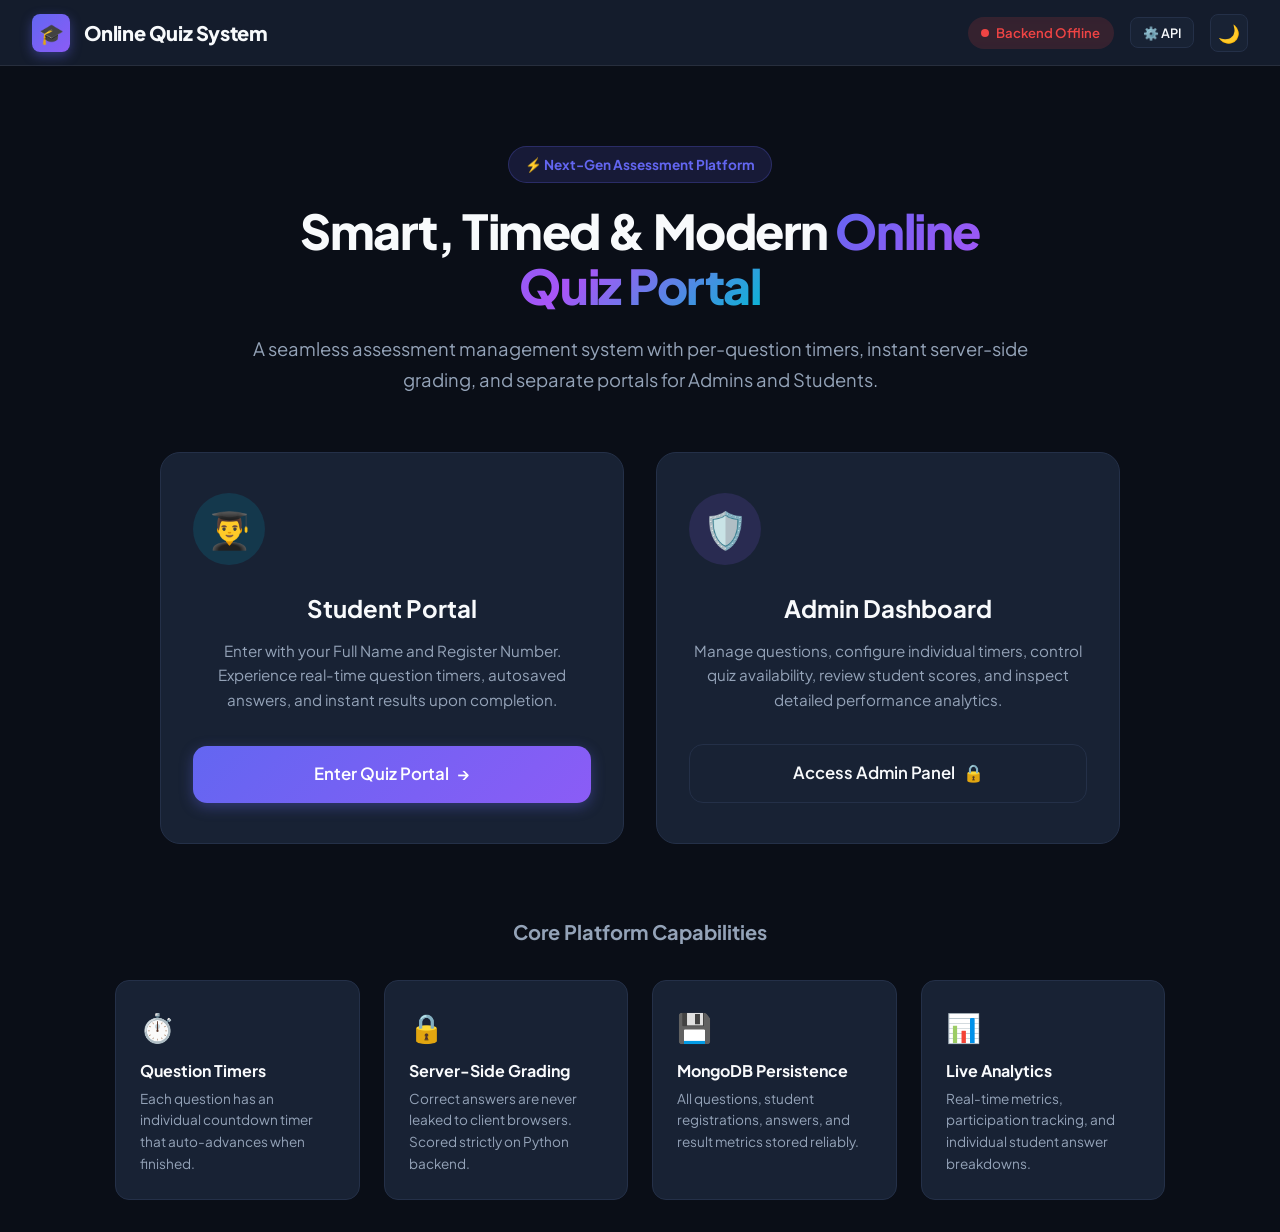
<file: frontend/index.html>
<!DOCTYPE html>
<html lang="en" data-theme="dark">
<head>
    <meta charset="UTF-8">
    <meta name="viewport" content="width=device-width, initial-scale=1.0">
    <title>Online Quiz Management System</title>
    <link rel="stylesheet" href="css/style.css">
    <link rel="icon" href="data:image/svg+xml,<svg xmlns='http://www.w3.org/2000/svg' viewBox='0 0 100 100'><text y='.9em' font-size='90'>🎓</text></svg>">
</head>
<body>

    <!-- NAVBAR -->
    <header class="navbar">
        <div class="nav-brand">
            <div class="brand-icon">🎓</div>
            <span>Online Quiz System</span>
        </div>
        <div class="nav-actions">
            <div id="quiz-status-pill" class="status-indicator active">
                <span class="status-dot"></span>
                <span id="quiz-status-text">Quiz Active</span>
            </div>
            <button class="btn btn-secondary btn-sm" onclick="openApiModal()" title="API Settings">
                ⚙️ API
            </button>
            <button class="theme-toggle-btn" id="theme-toggle-btn" title="Toggle Theme">
                🌙
            </button>
        </div>
    </header>

    <!-- MAIN HERO CONTENT -->
    <main class="main-content">
        <section class="hero-section">
            <div class="hero-pill">
                <span>⚡ Next-Gen Assessment Platform</span>
            </div>
            <h1 class="hero-title">
                Smart, Timed & Modern <span>Online Quiz Portal</span>
            </h1>
            <p class="hero-subtitle">
                A seamless assessment management system with per-question timers, instant server-side grading, and separate portals for Admins and Students.
            </p>
        </section>

        <!-- PORTAL SELECT CARDS -->
        <div class="portal-grid">
            <!-- Student Portal Card -->
            <div class="portal-card portal-card-student">
                <div>
                    <div class="portal-icon-wrapper">
                        👨‍🎓
                    </div>
                    <h2 class="portal-card-title">Student Portal</h2>
                    <p class="portal-card-desc">
                        Enter with your Full Name and Register Number. Experience real-time question timers, autosaved answers, and instant results upon completion.
                    </p>
                </div>
                <a href="student.html" class="btn btn-primary btn-lg" style="width: 100%;">
                    <span>Enter Quiz Portal</span>
                    <span>→</span>
                </a>
            </div>

            <!-- Admin Portal Card -->
            <div class="portal-card portal-card-admin">
                <div>
                    <div class="portal-icon-wrapper" style="background: rgba(139, 92, 246, 0.15); color: var(--accent);">
                        🛡️
                    </div>
                    <h2 class="portal-card-title">Admin Dashboard</h2>
                    <p class="portal-card-desc">
                        Manage questions, configure individual timers, control quiz availability, review student scores, and inspect detailed performance analytics.
                    </p>
                </div>
                <a href="admin.html" class="btn btn-secondary btn-lg" style="width: 100%;">
                    <span>Access Admin Panel</span>
                    <span>🔒</span>
                </a>
            </div>
        </div>

        <!-- HIGHLIGHT FEATURES -->
        <div style="margin-top: 4.5rem; text-align: center;">
            <h3 style="font-size: 1.25rem; font-weight: 700; color: var(--text-secondary); margin-bottom: 2rem;">
                Core Platform Capabilities
            </h3>
            <div style="display: grid; grid-template-columns: repeat(auto-fit, minmax(220px, 1fr)); gap: 1.5rem; max-width: 1050px; margin: 0 auto;">
                <div style="background: var(--bg-card); border: 1px solid var(--border-color); border-radius: var(--radius-md); padding: 1.5rem; text-align: left;">
                    <div style="font-size: 1.75rem; margin-bottom: 0.5rem;">⏱️</div>
                    <h4 style="font-weight: 700; margin-bottom: 0.25rem;">Question Timers</h4>
                    <p style="font-size: 0.85rem; color: var(--text-secondary);">Each question has an individual countdown timer that auto-advances when finished.</p>
                </div>
                <div style="background: var(--bg-card); border: 1px solid var(--border-color); border-radius: var(--radius-md); padding: 1.5rem; text-align: left;">
                    <div style="font-size: 1.75rem; margin-bottom: 0.5rem;">🔒</div>
                    <h4 style="font-weight: 700; margin-bottom: 0.25rem;">Server-Side Grading</h4>
                    <p style="font-size: 0.85rem; color: var(--text-secondary);">Correct answers are never leaked to client browsers. Scored strictly on Python backend.</p>
                </div>
                <div style="background: var(--bg-card); border: 1px solid var(--border-color); border-radius: var(--radius-md); padding: 1.5rem; text-align: left;">
                    <div style="font-size: 1.75rem; margin-bottom: 0.5rem;">💾</div>
                    <h4 style="font-weight: 700; margin-bottom: 0.25rem;">MongoDB Persistence</h4>
                    <p style="font-size: 0.85rem; color: var(--text-secondary);">All questions, student registrations, answers, and result metrics stored reliably.</p>
                </div>
                <div style="background: var(--bg-card); border: 1px solid var(--border-color); border-radius: var(--radius-md); padding: 1.5rem; text-align: left;">
                    <div style="font-size: 1.75rem; margin-bottom: 0.5rem;">📊</div>
                    <h4 style="font-weight: 700; margin-bottom: 0.25rem;">Live Analytics</h4>
                    <p style="font-size: 0.85rem; color: var(--text-secondary);">Real-time metrics, participation tracking, and individual student answer breakdowns.</p>
                </div>
            </div>
        </div>
    </main>

    <!-- API CONFIG MODAL -->
    <div id="api-modal" class="modal-overlay">
        <div class="modal-box">
            <div class="modal-header">
                <h3 class="modal-title">⚙️ Backend API Configuration</h3>
                <button class="modal-close-btn" onclick="closeApiModal()">&times;</button>
            </div>
            <div class="modal-body">
                <p style="font-size: 0.9rem; color: var(--text-secondary); margin-bottom: 1.25rem;">
                    Configure the backend REST API endpoint. For local development, leave blank or use <code>http://127.0.0.1:5000</code>. For Render hosting, paste your Render backend URL.
                </p>
                <div class="form-group">
                    <label class="form-label" for="api-url-input">API Base URL</label>
                    <input type="text" id="api-url-input" class="form-input" placeholder="http://127.0.0.1:5000 or https://your-app.onrender.com">
                </div>
                <div id="api-status-msg" style="font-size: 0.85rem; margin-top: 0.5rem;"></div>
            </div>
            <div class="modal-footer">
                <button class="btn btn-secondary" onclick="testApiConnection()">Test Connection</button>
                <button class="btn btn-primary" onclick="saveApiUrl()">Save Configuration</button>
            </div>
        </div>
    </div>

    <script src="js/config.js"></script>
    <script>
        async function checkQuizStatus() {
            try {
                const res = await apiRequest('/api/quiz/settings');
                const pill = document.getElementById('quiz-status-pill');
                const text = document.getElementById('quiz-status-text');
                if (res.data.quiz_status === 'active') {
                    pill.className = 'status-indicator active';
                    text.textContent = 'Quiz Active';
                } else {
                    pill.className = 'status-indicator stopped';
                    text.textContent = 'Quiz ' + res.data.quiz_status.toUpperCase();
                }
            } catch (e) {
                const pill = document.getElementById('quiz-status-pill');
                const text = document.getElementById('quiz-status-text');
                pill.className = 'status-indicator stopped';
                text.textContent = 'Backend Offline';
            }
        }

        function openApiModal() {
            document.getElementById('api-url-input').value = CONFIG.getApiUrl();
            document.getElementById('api-status-msg').textContent = '';
            document.getElementById('api-modal').classList.add('active');
        }

        function closeApiModal() {
            document.getElementById('api-modal').classList.remove('active');
        }

        async function testApiConnection() {
            const url = document.getElementById('api-url-input').value.trim().replace(/\/+$/, '');
            const msg = document.getElementById('api-status-msg');
            msg.innerHTML = '<span style="color: var(--warning);">⏳ Connecting...</span>';
            try {
                const target = url ? `${url}/api/health` : '/api/health';
                const res = await fetch(target);
                const data = await res.json();
                if (data.status === 'online') {
                    msg.innerHTML = '<span style="color: var(--success);">✓ Connected successfully to: ' + data.service + '</span>';
                } else {
                    msg.innerHTML = '<span style="color: var(--danger);">✕ Invalid response from server</span>';
                }
            } catch (err) {
                msg.innerHTML = '<span style="color: var(--danger);">✕ Connection failed: ' + err.message + '</span>';
            }
        }

        function saveApiUrl() {
            const val = document.getElementById('api-url-input').value.trim();
            CONFIG.setApiUrl(val);
            showToast('API URL saved successfully', 'success');
            closeApiModal();
            checkQuizStatus();
        }

        document.addEventListener('DOMContentLoaded', checkQuizStatus);
    </script>
</body>
</html>
</file>
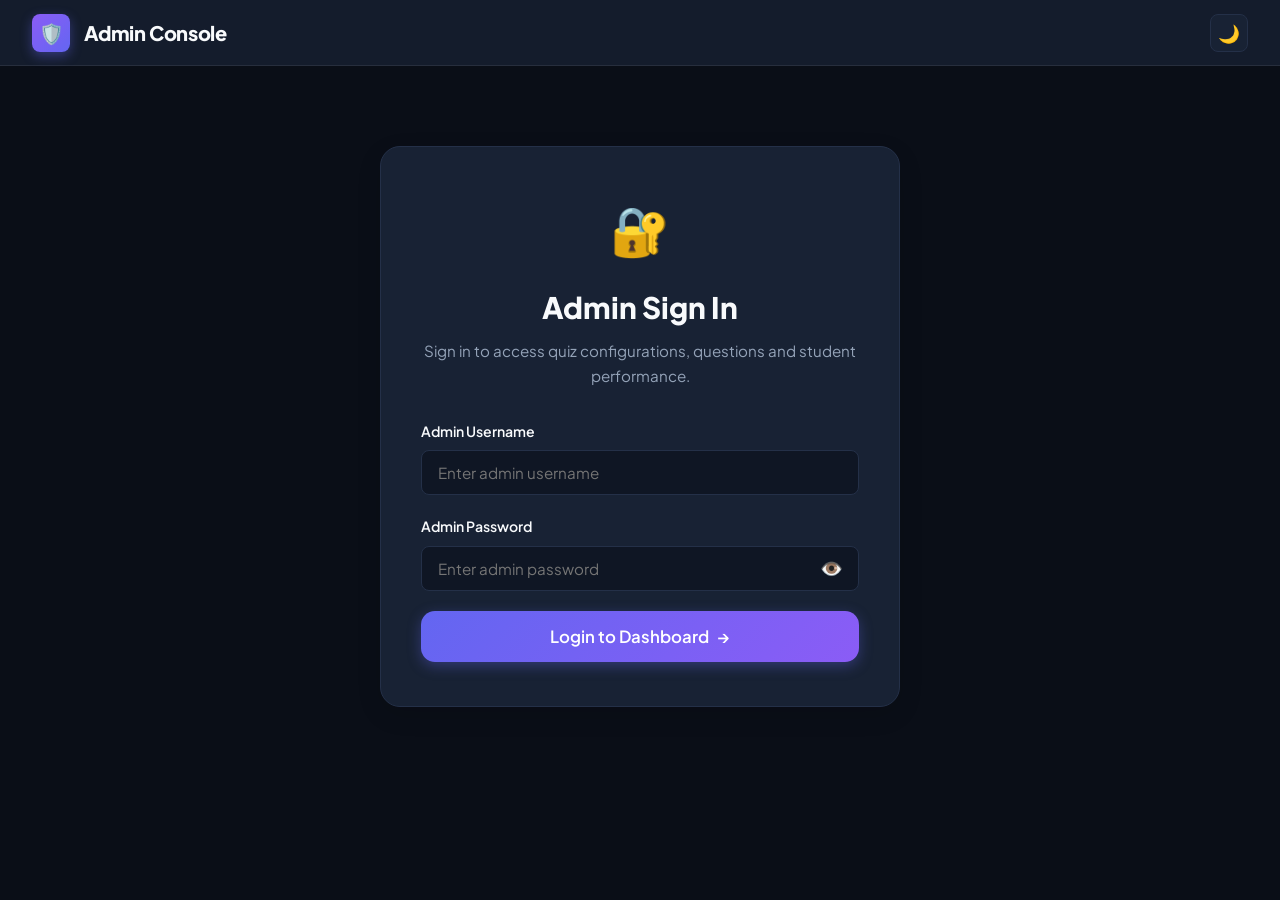
<file: frontend/admin.html>
<!DOCTYPE html>
<html lang="en" data-theme="dark">
<head>
    <meta charset="UTF-8">
    <meta name="viewport" content="width=device-width, initial-scale=1.0">
    <title>Admin Dashboard - Online Quiz Management</title>
    <link rel="stylesheet" href="css/style.css">
    <link rel="icon" href="data:image/svg+xml,<svg xmlns='http://www.w3.org/2000/svg' viewBox='0 0 100 100'><text y='.9em' font-size='90'>🛡️</text></svg>">
</head>
<body>

    <!-- NAVBAR -->
    <header class="navbar">
        <div class="nav-brand">
            <a href="index.html" style="display: flex; align-items: center; gap: 0.85rem;">
                <div class="brand-icon" style="background: linear-gradient(135deg, var(--accent), var(--primary));">🛡️</div>
                <span>Admin Console</span>
            </a>
        </div>
        <div class="nav-actions">
            <span id="admin-badge" class="badge badge-primary" style="display: none; padding: 0.35rem 0.85rem; font-size: 0.85rem;">
                👤 <span id="admin-user-display">Admin</span>
            </span>
            <button id="admin-logout-btn" class="btn btn-outline-danger btn-sm" style="display: none;" onclick="logoutAdmin()">
                Logout 🚪
            </button>
            <button class="theme-toggle-btn" id="theme-toggle-btn" title="Toggle Theme">
                🌙
            </button>
        </div>
    </header>

    <!-- MAIN CONTENT AREA -->
    <main class="main-content">

        <!-- ==============================================
             1. ADMIN LOGIN VIEW (Shown when unauthenticated)
             ============================================== -->
        <section id="admin-login-view" class="auth-card" style="display: none;">
            <div class="auth-header">
                <div class="auth-icon">🔐</div>
                <h2 style="font-size: 1.85rem; font-weight: 800; margin-bottom: 0.5rem;">Admin Sign In</h2>
                <p style="color: var(--text-secondary); font-size: 0.95rem;">
                    Sign in to access quiz configurations, questions and student performance.
                </p>
            </div>

            <form id="admin-login-form" onsubmit="handleAdminLogin(event)">
                <div class="form-group">
                    <label class="form-label" for="login-username">Admin Username</label>
                    <input type="text" id="login-username" class="form-input" required placeholder="Enter admin username" autocomplete="username">
                </div>
                <div class="form-group">
                    <label class="form-label" for="login-password">Admin Password</label>
                    <div style="position: relative; display: flex; align-items: center;">
                        <input type="password" id="login-password" class="form-input" required placeholder="Enter admin password" autocomplete="current-password" style="padding-right: 48px;">
                        <button type="button" id="toggle-password-btn" onclick="togglePasswordVisibility('login-password', this)" title="Show/Hide Password" style="position: absolute; right: 12px; background: none; border: none; cursor: pointer; color: var(--text-muted); font-size: 1.15rem; display: flex; align-items: center; justify-content: center; width: 32px; height: 32px;" aria-label="Toggle password visibility">
                            👁️
                        </button>
                    </div>
                </div>
                <div id="login-error-alert" style="display: none; padding: 0.75rem 1rem; border-radius: var(--radius-sm); background: var(--danger-light); color: var(--danger); font-size: 0.88rem; margin-bottom: 1.25rem; border: 1px solid var(--danger);"></div>
                <button type="submit" id="login-submit-btn" class="btn btn-primary btn-lg" style="width: 100%;">
                    <span>Login to Dashboard</span>
                    <span>→</span>
                </button>
            </form>
        </section>

        <!-- ==============================================
             2. ADMIN DASHBOARD VIEW (Shown when authenticated)
             ============================================== -->
        <section id="admin-dashboard-view" style="display: none;">
            
            <!-- Dashboard Header Bar -->
            <div class="admin-header">
                <div class="admin-title-box">
                    <h1>Administrator Dashboard</h1>
                    <p>Manage quiz questions, control timers, adjust settings, and evaluate student submissions.</p>
                </div>
                <div style="display: flex; gap: 0.75rem; align-items: center;">
                    <div id="quiz-live-status-badge" class="badge badge-success" style="font-size: 0.9rem; padding: 0.5rem 1rem;">
                        Status: Active
                    </div>
                    <button class="btn btn-primary" onclick="openAddQuestionModal()">
                        <span>+ Add Question</span>
                    </button>
                </div>
            </div>

            <!-- Navigation Tabs -->
            <div class="admin-nav-tabs">
                <button class="tab-btn active" onclick="switchAdminTab('overview')">
                    📊 Overview
                </button>
                <button class="tab-btn" onclick="switchAdminTab('monitoring')" style="color: var(--danger); font-weight: 700;">
                    🚨 Live Monitoring (<span id="tab-active-students-count">0</span>)
                </button>
                <button class="tab-btn" onclick="switchAdminTab('questions')">
                    📝 Questions Management (<span id="tab-questions-count">0</span>)
                </button>
                <button class="tab-btn" onclick="switchAdminTab('students')">
                    👥 Students (<span id="tab-students-count">0</span>)
                </button>
                <button class="tab-btn" onclick="switchAdminTab('settings')">
                    ⚙️ Quiz Settings
                </button>
                <button class="tab-btn" onclick="switchAdminTab('results')">
                    🎓 Student Results (<span id="tab-results-count">0</span>)
                </button>
            </div>

            <!-- TAB 1: OVERVIEW -->
            <div id="tab-overview" class="admin-tab-content active">
                <!-- Stat Cards Grid -->
                <div class="stats-grid">
                    <div class="stat-card">
                        <div class="stat-icon indigo">📝</div>
                        <div class="stat-info">
                            <div class="stat-value" id="stat-total-questions">0</div>
                            <div class="stat-label">Total Questions</div>
                        </div>
                    </div>
                    <div class="stat-card">
                        <div class="stat-icon cyan">👨‍🎓</div>
                        <div class="stat-info">
                            <div class="stat-value" id="stat-total-students">0</div>
                            <div class="stat-label">Total Students</div>
                        </div>
                    </div>
                    <div class="stat-card">
                        <div class="stat-icon emerald">🎯</div>
                        <div class="stat-info">
                            <div class="stat-value" id="stat-total-attempts">0</div>
                            <div class="stat-label">Total Quiz Attempts</div>
                        </div>
                    </div>
                    <div class="stat-card">
                        <div class="stat-icon emerald" style="background: rgba(16, 185, 129, 0.2); color: #10b981;">🟢</div>
                        <div class="stat-info">
                            <div class="stat-value" id="stat-active-students">0</div>
                            <div class="stat-label">Active Students</div>
                        </div>
                    </div>
                    <div class="stat-card">
                        <div class="stat-icon amber" style="background: rgba(99, 102, 241, 0.2); color: #6366f1;">✅</div>
                        <div class="stat-info">
                            <div class="stat-value" id="stat-completed-quizzes">0</div>
                            <div class="stat-label">Completed Quizzes</div>
                        </div>
                    </div>
                    <div class="stat-card">
                        <div class="stat-icon amber" style="background: rgba(239, 68, 68, 0.2); color: #ef4444;">🚨</div>
                        <div class="stat-info">
                            <div class="stat-value" id="stat-suspicious-alerts">0</div>
                            <div class="stat-label">Suspicious Alerts</div>
                        </div>
                    </div>
                </div>

                <!-- Quick Controls & Recent Activity -->
                <div style="display: grid; grid-template-columns: repeat(auto-fit, minmax(320px, 1fr)); gap: 1.5rem; margin-bottom: 2rem;">
                    <!-- Quick Quiz Controls -->
                    <div style="background: var(--bg-card); border: 1px solid var(--border-color); border-radius: var(--radius-md); padding: 1.75rem;">
                        <h3 style="font-size: 1.15rem; font-weight: 700; margin-bottom: 1rem;">⚡ Quick Quiz Controls</h3>
                        <p style="font-size: 0.9rem; color: var(--text-secondary); margin-bottom: 1.5rem;">
                            Instantly start or stop the quiz for all students, or disable access entirely.
                        </p>
                        <div style="display: flex; gap: 0.75rem; flex-wrap: wrap;">
                            <button class="btn btn-success" onclick="quickUpdateQuizStatus('active')">
                                ▶️ Start Quiz
                            </button>
                            <button class="btn btn-outline-danger" onclick="quickUpdateQuizStatus('stopped')">
                                ⏹️ Stop Quiz
                            </button>
                            <button class="btn btn-secondary" onclick="quickUpdateQuizStatus('disabled')">
                                🚫 Disable Quiz
                            </button>
                        </div>
                    </div>

                    <!-- System Status Info -->
                    <div style="background: var(--bg-card); border: 1px solid var(--border-color); border-radius: var(--radius-md); padding: 1.75rem;">
                        <h3 style="font-size: 1.15rem; font-weight: 700; margin-bottom: 1rem;">⏱️ Current Quiz Limits</h3>
                        <div style="display: flex; flex-direction: column; gap: 0.75rem; font-size: 0.92rem;">
                            <div style="display: flex; justify-content: space-between; border-bottom: 1px solid var(--border-color); padding-bottom: 0.5rem;">
                                <span style="color: var(--text-secondary);">Overall Quiz Duration:</span>
                                <strong id="overview-duration-display">15 Minutes</strong>
                            </div>
                            <div style="display: flex; justify-content: space-between; border-bottom: 1px solid var(--border-color); padding-bottom: 0.5rem;">
                                <span style="color: var(--text-secondary);">Individual Question Timers:</span>
                                <strong style="color: var(--primary);">Active per Question</strong>
                            </div>
                            <div style="display: flex; justify-content: space-between; border-bottom: 1px solid var(--border-color); padding-bottom: 0.5rem;">
                                <span style="color: var(--text-secondary);">Total Marks Configured:</span>
                                <strong id="overview-total-marks">25 Marks</strong>
                            </div>
                        </div>
                    </div>
                </div>
            </div>

            <!-- TAB: LIVE STUDENT MONITORING -->
            <div id="tab-monitoring" class="admin-tab-content">
                <div class="table-container">
                    <div class="table-header-bar">
                        <div>
                            <div style="font-size: 1.15rem; font-weight: 800; display: flex; align-items: center; gap: 0.5rem;">
                                <span>🚨 LIVE STUDENT MONITORING</span>
                                <span class="status-indicator active" style="font-size: 0.75rem; padding: 0.2rem 0.65rem;">
                                    <span class="status-dot"></span> Real-Time Polling
                                </span>
                            </div>
                            <div style="font-size: 0.85rem; color: var(--text-secondary); margin-top: 0.25rem;">
                                Track active examination sessions, screen exits, tab switching, and suspicious attempts.
                            </div>
                        </div>
                        <div style="display: flex; gap: 0.75rem; align-items: center; flex-wrap: wrap;">
                            <input type="text" id="monitoring-search-input" class="form-input" placeholder="Search by Reg No or Name..." style="padding: 0.45rem 0.85rem; font-size: 0.85rem; width: 220px;" oninput="filterMonitoringTable()">
                            <select id="monitoring-filter-status" class="form-select" style="padding: 0.45rem 0.85rem; font-size: 0.85rem; width: 160px;" onchange="filterMonitoringTable()">
                                <option value="all">All Statuses</option>
                                <option value="active">Active Sessions</option>
                                <option value="suspicious">Suspicious (≥1 alert)</option>
                                <option value="high_risk">High Risk (≥3 alerts)</option>
                                <option value="completed">Completed</option>
                                <option value="terminated">Terminated</option>
                            </select>
                            <button class="btn btn-secondary btn-sm" onclick="loadLiveMonitoringData()">
                                🔄 Refresh
                            </button>
                        </div>
                    </div>
                    <div style="overflow-x: auto;">
                        <table class="data-table">
                            <thead>
                                <tr>
                                    <th>Student Name</th>
                                    <th>Register Number</th>
                                    <th>Status</th>
                                    <th>Tab Switches</th>
                                    <th>Fullscreen Exits</th>
                                    <th>Suspicious Events</th>
                                    <th>Started At</th>
                                    <th style="text-align: right;">Actions</th>
                                </tr>
                            </thead>
                            <tbody id="monitoring-table-body">
                                <tr>
                                    <td colspan="8" style="text-align: center; color: var(--text-muted); padding: 2.5rem;">
                                        Loading active student sessions...
                                    </td>
                                </tr>
                            </tbody>
                        </table>
                    </div>
                </div>
            </div>

            <!-- TAB 2: QUESTIONS MANAGEMENT -->
            <div id="tab-questions" class="admin-tab-content">
                <div class="table-container">
                    <div class="table-header-bar">
                        <div style="font-size: 1.1rem; font-weight: 700;">All Quiz Questions</div>
                        <div style="display: flex; gap: 0.75rem;">
                            <button class="btn btn-primary btn-sm" onclick="openAddQuestionModal()">
                                + Add New Question
                            </button>
                        </div>
                    </div>
                    <div style="overflow-x: auto;">
                        <table class="data-table">
                            <thead>
                                <tr>
                                    <th style="width: 50px;">#</th>
                                    <th>Question Text</th>
                                    <th>Options</th>
                                    <th style="width: 90px;">Correct</th>
                                    <th style="width: 80px;">Marks</th>
                                    <th style="width: 90px;">Timer</th>
                                    <th style="width: 140px; text-align: right;">Actions</th>
                                </tr>
                            </thead>
                            <tbody id="questions-table-body">
                                <tr>
                                    <td colspan="7" style="text-align: center; color: var(--text-muted); padding: 2rem;">
                                        Loading questions...
                                    </td>
                                </tr>
                            </tbody>
                        </table>
                    </div>
                </div>
            </div>

            <!-- TAB: REGISTERED STUDENTS -->
            <div id="tab-students" class="admin-tab-content">
                <div class="table-container">
                    <div class="table-header-bar">
                        <div>
                            <div style="font-size: 1.1rem; font-weight: 700;">👥 Registered Students</div>
                            <div style="font-size: 0.85rem; color: var(--text-secondary); margin-top: 0.2rem;">All students who have registered to take the quiz.</div>
                        </div>
                        <div style="display: flex; gap: 0.75rem; align-items: center;">
                            <input type="text" id="students-search-input" class="form-input" placeholder="Search by name or reg no..." style="padding: 0.4rem 0.75rem; font-size: 0.85rem; width: 240px;" oninput="filterStudentsTable()">
                            <button class="btn btn-secondary btn-sm" onclick="loadAdminStudents()">
                                🔄 Refresh
                            </button>
                        </div>
                    </div>
                    <div style="overflow-x: auto;">
                        <table class="data-table">
                            <thead>
                                <tr>
                                    <th>#</th>
                                    <th>Student Name</th>
                                    <th>Register No</th>
                                    <th>Quiz Status</th>
                                    <th>Score</th>
                                    <th>Percentage</th>
                                    <th>Registered At</th>
                                    <th>Submitted At</th>
                                </tr>
                            </thead>
                            <tbody id="students-table-body">
                                <tr>
                                    <td colspan="8" style="text-align: center; color: var(--text-muted); padding: 2rem;">
                                        Loading registered students...
                                    </td>
                                </tr>
                            </tbody>
                        </table>
                    </div>
                </div>
            </div>

            <!-- TAB 3: QUIZ SETTINGS -->
            <div id="tab-settings" class="admin-tab-content">
                <div style="background: var(--bg-card); border: 1px solid var(--border-color); border-radius: var(--radius-md); padding: 2.25rem; max-width: 780px;">
                    <h3 style="font-size: 1.35rem; font-weight: 700; margin-bottom: 1.5rem;">Quiz Configuration & Availability</h3>
                    
                    <form id="quiz-settings-form" onsubmit="handleSaveSettings(event)">
                        <div class="form-group">
                            <label class="form-label" for="settings-title">Quiz Title</label>
                            <input type="text" id="settings-title" class="form-input" required>
                        </div>

                        <div class="form-group">
                            <label class="form-label" for="settings-status">Quiz Status</label>
                            <select id="settings-status" class="form-select">
                                <option value="active">Active (Students can take quiz)</option>
                                <option value="stopped">Stopped (Temporarily suspended)</option>
                                <option value="disabled">Disabled (Quiz closed)</option>
                            </select>
                        </div>

                        <div class="form-group">
                            <label class="form-label" for="settings-duration">Overall Quiz Duration (in Minutes)</label>
                            <input type="number" id="settings-duration" class="form-input" min="1" max="180" required>
                            <small style="color: var(--text-secondary); font-size: 0.8rem; margin-top: 0.25rem; display: block;">
                                Quiz will automatically submit when this total duration expires.
                            </small>
                        </div>

                        <div class="form-group">
                            <label class="form-label" for="settings-pass-percent">Pass Percentage (%)</label>
                            <input type="number" id="settings-pass-percent" class="form-input" min="1" max="100" value="50">
                        </div>

                        <div class="form-group">
                            <label class="form-label" for="settings-instructions">Student Quiz Instructions</label>
                            <textarea id="settings-instructions" class="form-textarea" rows="6" placeholder="Enter instructions for students..."></textarea>
                        </div>

                        <div style="display: flex; gap: 1rem; margin-top: 2rem;">
                            <button type="submit" class="btn btn-primary btn-lg">
                                Save Quiz Settings 💾
                            </button>
                        </div>
                    </form>
                </div>
            </div>

            <!-- TAB 4: STUDENT RESULTS -->
            <div id="tab-results" class="admin-tab-content">
                <div class="table-container">
                    <div class="table-header-bar">
                        <div style="font-size: 1.1rem; font-weight: 700;">Student Participation & Results</div>
                        <div style="display: flex; gap: 0.75rem; align-items: center;">
                            <input type="text" id="results-search-input" class="form-input" placeholder="Search by name or reg no..." style="padding: 0.4rem 0.75rem; font-size: 0.85rem; width: 240px;" oninput="filterResultsTable()">
                            <button class="btn btn-secondary btn-sm" onclick="loadAdminResults()">
                                🔄 Refresh
                            </button>
                        </div>
                    </div>
                    <div style="overflow-x: auto;">
                        <table class="data-table">
                            <thead>
                                <tr>
                                    <th>Student Name</th>
                                    <th>Register No</th>
                                    <th>Total Qs</th>
                                    <th>Correct</th>
                                    <th>Wrong</th>
                                    <th>Unanswered</th>
                                    <th>Score</th>
                                    <th>Percentage</th>
                                    <th>Status</th>
                                    <th>Submitted At</th>
                                    <th style="text-align: right;">Action</th>
                                </tr>
                            </thead>
                            <tbody id="results-table-body">
                                <tr>
                                    <td colspan="11" style="text-align: center; color: var(--text-muted); padding: 2rem;">
                                        Loading student results...
                                    </td>
                                </tr>
                            </tbody>
                        </table>
                    </div>
                </div>
            </div>

        </section>
    </main>

    <!-- ==============================================
         ADD / EDIT QUESTION MODAL
         ============================================== -->
    <div id="question-modal" class="modal-overlay">
        <div class="modal-box">
            <div class="modal-header">
                <h3 class="modal-title" id="question-modal-title">Add New Question</h3>
                <button class="modal-close-btn" onclick="closeQuestionModal()">&times;</button>
            </div>
            <form id="question-form" onsubmit="handleSaveQuestion(event)">
                <input type="hidden" id="edit-question-id" value="">
                <div class="modal-body">
                    <div class="form-group">
                        <label class="form-label" for="q-text">Question Text *</label>
                        <textarea id="q-text" class="form-textarea" rows="3" required placeholder="Type the question here..."></textarea>
                    </div>

                    <div style="display: grid; grid-template-columns: 1fr 1fr; gap: 1rem;">
                        <div class="form-group">
                            <label class="form-label" for="opt-a">Option A *</label>
                            <input type="text" id="opt-a" class="form-input" required placeholder="Enter option A">
                        </div>
                        <div class="form-group">
                            <label class="form-label" for="opt-b">Option B *</label>
                            <input type="text" id="opt-b" class="form-input" required placeholder="Enter option B">
                        </div>
                    </div>

                    <div style="display: grid; grid-template-columns: 1fr 1fr; gap: 1rem;">
                        <div class="form-group">
                            <label class="form-label" for="opt-c">Option C *</label>
                            <input type="text" id="opt-c" class="form-input" required placeholder="Enter option C">
                        </div>
                        <div class="form-group">
                            <label class="form-label" for="opt-d">Option D *</label>
                            <input type="text" id="opt-d" class="form-input" required placeholder="Enter option D">
                        </div>
                    </div>

                    <div style="display: grid; grid-template-columns: 1fr 1fr 1fr; gap: 1rem;">
                        <div class="form-group">
                            <label class="form-label" for="correct-opt">Correct Answer *</label>
                            <select id="correct-opt" class="form-select" required>
                                <option value="A">Option A</option>
                                <option value="B">Option B</option>
                                <option value="C">Option C</option>
                                <option value="D">Option D</option>
                            </select>
                        </div>
                        <div class="form-group">
                            <label class="form-label" for="q-marks">Marks *</label>
                            <input type="number" id="q-marks" class="form-input" min="1" max="100" value="5" required>
                        </div>
                        <div class="form-group">
                            <label class="form-label" for="q-timer">Timer (Seconds) *</label>
                            <input type="number" id="q-timer" class="form-input" min="5" max="300" value="30" required>
                        </div>
                    </div>
                </div>
                <div class="modal-footer">
                    <button type="button" class="btn btn-secondary" onclick="closeQuestionModal()">Cancel</button>
                    <button type="submit" class="btn btn-primary" id="save-question-btn">Save Question</button>
                </div>
            </form>
        </div>
    </div>

    <!-- ==============================================
         STUDENT RESULT DETAIL MODAL
         ============================================== -->
    <div id="result-detail-modal" class="modal-overlay">
        <div class="modal-box" style="max-width: 780px;">
            <div class="modal-header">
                <h3 class="modal-title">Student Performance Breakdown</h3>
                <button class="modal-close-btn" onclick="closeResultDetailModal()">&times;</button>
            </div>
            <div class="modal-body">
                <div id="result-detail-header" style="background: var(--bg-card); padding: 1.25rem; border-radius: var(--radius-md); border: 1px solid var(--border-color); margin-bottom: 1.5rem;">
                    <!-- Filled dynamically -->
                </div>
                <h4 style="font-size: 1.1rem; font-weight: 700; margin-bottom: 1rem;">Question-by-Question Evaluation</h4>
                <div id="result-detail-list" style="display: flex; flex-direction: column; gap: 1rem;">
                    <!-- Questions list -->
                </div>
            </div>
            <div class="modal-footer">
                <button type="button" class="btn btn-secondary" onclick="closeResultDetailModal()">Close</button>
            </div>
        </div>
    </div>

    <!-- ==============================================
         STUDENT ACTIVITY & ANTI-CHEATING LOGS MODAL
         ============================================== -->
    <div id="activity-logs-modal" class="modal-overlay">
        <div class="modal-box" style="max-width: 760px;">
            <div class="modal-header">
                <div>
                    <h3 class="modal-title" style="display: flex; align-items: center; gap: 0.5rem;">
                        <span>🚨 Suspicious Activity & Event Timeline</span>
                    </h3>
                    <div id="activity-logs-subtitle" style="font-size: 0.88rem; color: var(--text-secondary); margin-top: 0.25rem;">
                        Student: - | Register No: -
                    </div>
                </div>
                <button class="modal-close-btn" onclick="closeActivityLogsModal()">&times;</button>
            </div>
            <div class="modal-body">
                <div id="activity-logs-summary-bar" style="display: flex; gap: 1rem; margin-bottom: 1.5rem; flex-wrap: wrap;"></div>
                <h4 style="font-size: 0.95rem; font-weight: 700; color: var(--text-secondary); margin-bottom: 0.75rem; text-transform: uppercase; letter-spacing: 0.05em;">
                    Recorded Events (Chronological)
                </h4>
                <div class="activity-timeline" id="activity-logs-timeline">
                    <!-- Events injected dynamically -->
                </div>
            </div>
            <div class="modal-footer">
                <button type="button" class="btn btn-secondary" onclick="closeActivityLogsModal()">Close</button>
            </div>
        </div>
    </div>

    <script src="js/config.js"></script>
    <script src="js/admin.js"></script>
</body>
</html>
</file>
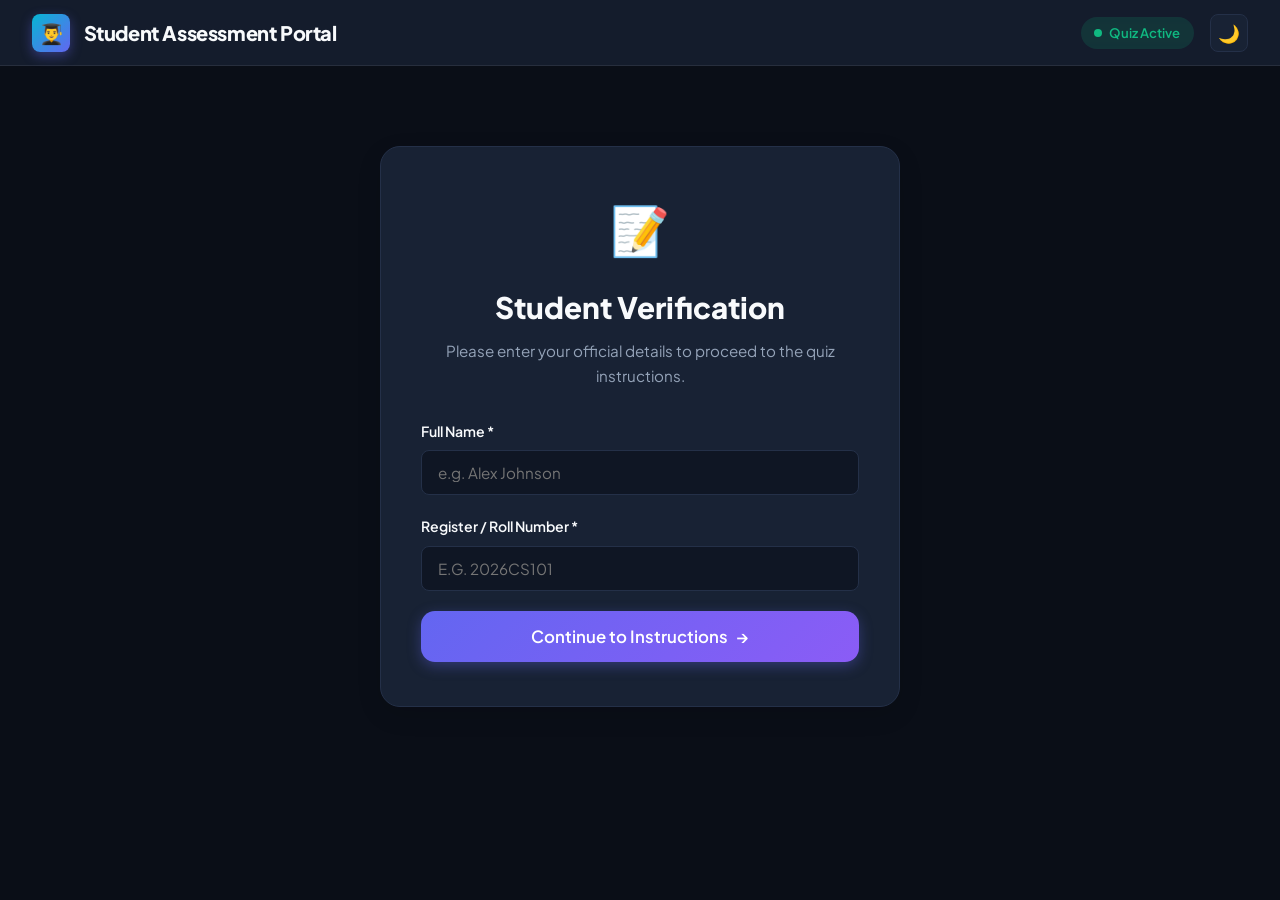
<file: frontend/quiz.html>
<!DOCTYPE html>
<html lang="en" data-theme="dark">
<head>
    <meta charset="UTF-8">
    <meta name="viewport" content="width=device-width, initial-scale=1.0">
    <title>Active Quiz - Online Assessment</title>
    <link rel="stylesheet" href="css/style.css">
    <link rel="icon" href="data:image/svg+xml,<svg xmlns='http://www.w3.org/2000/svg' viewBox='0 0 100 100'><text y='.9em' font-size='90'>⏱️</text></svg>">
</head>
<body style="user-select: none;">

    <!-- NAVBAR WITH STUDENT BADGE & TOTAL TIME -->
    <header class="navbar">
        <div class="nav-brand">
            <div class="brand-icon">🎓</div>
            <span id="quiz-brand-title">Assessment in Progress</span>
        </div>
        <div class="nav-actions">
            <div class="badge badge-primary" style="font-size: 0.85rem; padding: 0.4rem 0.85rem;">
                👤 <span id="student-badge-name">Student</span> (<span id="student-badge-reg">-</span>)
            </div>
            <button class="theme-toggle-btn" id="theme-toggle-btn" title="Toggle Theme">
                🌙
            </button>
        </div>
    </header>

    <!-- MAIN QUIZ AREA -->
    <main class="main-content" style="padding-top: 1.5rem;">
        
        <!-- LOADING SPINNER / ERROR -->
        <div id="quiz-loading-view" style="text-align: center; padding: 5rem 1rem;">
            <div style="font-size: 3rem; margin-bottom: 1rem; animation: pulse 1s infinite;">⏳</div>
            <h2 style="font-size: 1.5rem; font-weight: 700; margin-bottom: 0.5rem;">Initializing Quiz Session...</h2>
            <p style="color: var(--text-secondary);">Setting up your questions and countdown timers.</p>
        </div>

        <div id="quiz-error-view" style="text-align: center; padding: 4rem 1rem; display: none;">
            <div style="font-size: 3rem; margin-bottom: 1rem; color: var(--danger);">⚠️</div>
            <h2 id="quiz-error-title" style="font-size: 1.5rem; font-weight: 700; margin-bottom: 0.5rem;">Access Error</h2>
            <p id="quiz-error-desc" style="color: var(--text-secondary); margin-bottom: 2rem;">Unable to start quiz session.</p>
            <a href="student.html" class="btn btn-primary">Return to Student Portal</a>
        </div>

        <!-- ACTIVE QUIZ CONTAINER -->
        <div id="quiz-active-view" class="quiz-wrapper" style="display: none;">
            
            <!-- LEFT / MAIN: CURRENT QUESTION PANEL -->
            <div class="quiz-main-panel">
                
                <!-- Question Header Bar -->
                <div class="quiz-header-bar">
                    <div style="display: flex; align-items: center; gap: 0.75rem;">
                        <span id="q-counter" class="q-counter-pill">Question 1 of 5</span>
                        <span id="q-marks-badge" class="badge badge-success">5 Points</span>
                    </div>

                    <!-- Individual Question Timer -->
                    <div style="display: flex; align-items: center; gap: 0.5rem;">
                        <span style="font-size: 0.82rem; color: var(--text-secondary);">Question Timer:</span>
                        <div id="question-timer-badge" class="q-timer-badge">
                            <span>⏱️</span>
                            <span id="q-timer-seconds">30</span>s
                        </div>
                    </div>
                </div>

                <!-- Question Text -->
                <div class="question-text-box">
                    <h3 id="question-text" class="question-text">
                        Loading question...
                    </h3>
                </div>

                <!-- 4 Options (A, B, C, D) -->
                <div class="options-container" id="options-container">
                    <!-- Populated dynamically -->
                </div>

                <!-- Navigation Buttons Bar -->
                <div class="quiz-footer-nav">
                    <button id="prev-btn" class="btn btn-secondary" onclick="navigatePrev()">
                        ← Previous
                    </button>

                    <div style="display: flex; gap: 0.75rem;">
                        <button id="clear-btn" class="btn btn-secondary btn-sm" onclick="clearCurrentSelection()">
                            Clear Choice
                        </button>
                    </div>

                    <div style="display: flex; gap: 0.75rem;">
                        <button id="next-btn" class="btn btn-primary" onclick="navigateNext()">
                            Next →
                        </button>
                        <button id="submit-quiz-btn" class="btn btn-danger" onclick="openSubmitModal()">
                            Submit Quiz 🏁
                        </button>
                    </div>
                </div>

            </div>

            <!-- RIGHT: OVERALL TIMER & QUESTION PALETTE -->
            <aside class="quiz-sidebar">
                
                <!-- Overall Quiz Timer -->
                <div class="overall-timer-box">
                    <div style="font-size: 0.82rem; color: var(--text-secondary); margin-bottom: 0.25rem;">
                        TOTAL TIME REMAINING
                    </div>
                    <div id="overall-timer-display" class="overall-timer-value">
                        15:00
                    </div>
                </div>

                <!-- Palette Header -->
                <div class="sidebar-title">
                    <span>Question Palette</span>
                    <span id="answered-ratio" style="font-size: 0.85rem; color: var(--text-secondary); font-weight: 500;">
                        0 / 5 Answered
                    </span>
                </div>

                <!-- Questions Palette Grid -->
                <div class="palette-grid" id="palette-grid">
                    <!-- Numbers 1..N inserted dynamically -->
                </div>

                <!-- Legend -->
                <div class="palette-legend">
                    <div class="legend-item">
                        <div class="legend-dot" style="background: var(--success);"></div>
                        <span>Answered</span>
                    </div>
                    <div class="legend-item">
                        <div class="legend-dot" style="background: var(--bg-surface); border: 1px solid var(--border-color);"></div>
                        <span>Unanswered</span>
                    </div>
                    <div class="legend-item">
                        <div class="legend-dot" style="background: var(--primary);"></div>
                        <span>Current Question</span>
                    </div>
                    <div class="legend-item">
                        <div class="legend-dot" style="background: var(--danger-light); border: 1px solid var(--danger);"></div>
                        <span>Timer Expired (Locked)</span>
                    </div>
                </div>

            </aside>

        </div>

    </main>

    <!-- FINAL SUBMISSION CONFIRMATION MODAL -->
    <div id="submit-confirm-modal" class="modal-overlay">
        <div class="modal-box" style="max-width: 500px;">
            <div class="modal-header">
                <h3 class="modal-title">🏁 Submit Examination</h3>
                <button class="modal-close-btn" onclick="closeSubmitModal()">&times;</button>
            </div>
            <div class="modal-body" style="text-align: center;">
                <div style="font-size: 3rem; margin-bottom: 1rem;">📋</div>
                <h4 style="font-size: 1.25rem; font-weight: 700; margin-bottom: 0.5rem;">
                    Are you sure you want to submit?
                </h4>
                <p style="color: var(--text-secondary); font-size: 0.92rem; margin-bottom: 1.5rem;">
                    Once submitted, your responses will be evaluated and you will not be able to change them.
                </p>

                <div style="background: var(--bg-surface); border: 1px solid var(--border-color); border-radius: var(--radius-md); padding: 1rem; display: flex; justify-content: space-around; margin-bottom: 1.5rem;">
                    <div>
                        <div id="modal-answered-count" style="font-size: 1.5rem; font-weight: 800; color: var(--success);">0</div>
                        <div style="font-size: 0.8rem; color: var(--text-secondary);">Answered</div>
                    </div>
                    <div>
                        <div id="modal-unanswered-count" style="font-size: 1.5rem; font-weight: 800; color: var(--warning);">0</div>
                        <div style="font-size: 0.8rem; color: var(--text-secondary);">Unanswered</div>
                    </div>
                    <div>
                        <div id="modal-total-count" style="font-size: 1.5rem; font-weight: 800; color: var(--primary);">0</div>
                        <div style="font-size: 0.8rem; color: var(--text-secondary);">Total Questions</div>
                    </div>
                </div>
            </div>
            <div class="modal-footer">
                <button type="button" class="btn btn-secondary" onclick="closeSubmitModal()">Return to Quiz</button>
                <button type="button" class="btn btn-danger" id="final-submit-btn" onclick="executeFinalSubmission(false)">
                    Confirm & Submit
                </button>
            </div>
        </div>
    </div>

    <!-- ANTI-CHEATING WARNING MODAL -->
    <div id="anti-cheat-warning-modal" class="warning-modal-overlay">
        <div class="warning-card">
            <div class="warning-badge-pill" id="warning-badge-pill">
                ⚠️ Warning Level 1
            </div>
            <h3 class="warning-title" id="warning-title">
                Leaving Examination Screen Detected
            </h3>
            <p class="warning-desc" id="warning-desc">
                Warning! Leaving the examination screen has been recorded. Please remain on the quiz page until you complete the examination.
            </p>
            <div class="warning-count-box">
                Suspicious Activity Occurrences: <strong id="warning-count-display" style="color: var(--danger); font-size: 1.15rem;">1</strong>
            </div>
            <button type="button" class="btn btn-primary btn-lg" onclick="acknowledgeWarning()" style="width: 100%;">
                I Understand, Return to Quiz
            </button>
        </div>
    </div>

    <!-- FULLSCREEN RE-ENTRY PROMPT MODAL -->
    <div id="fullscreen-prompt-modal" class="warning-modal-overlay">
        <div class="warning-card">
            <div class="warning-badge-pill" style="background: rgba(245, 158, 11, 0.2); color: #f59e0b; border: 1px solid #f59e0b;">
                🖥️ Fullscreen Required
            </div>
            <h3 class="warning-title">
                Fullscreen Mode Exited
            </h3>
            <p class="warning-desc">
                You have exited fullscreen mode. This event has been logged for the examination administrator. Please return to fullscreen to continue.
            </p>
            <button type="button" class="btn btn-success btn-lg" onclick="requestFullScreenMode()" style="width: 100%;">
                Return to Fullscreen ⛶
            </button>
        </div>
    </div>

    <!-- SESSION TERMINATED BANNER MODAL -->
    <div id="session-terminated-modal" class="warning-modal-overlay">
        <div class="warning-card" style="border-color: var(--danger);">
            <div style="font-size: 3.5rem; margin-bottom: 0.5rem;">🛑</div>
            <h3 class="warning-title" style="color: var(--danger);">
                Examination Session Terminated
            </h3>
            <p class="warning-desc" id="termination-message">
                Your examination session has been terminated by the administrator due to policy violations.
            </p>
            <a href="index.html" class="btn btn-secondary btn-lg" style="width: 100%;">
                Return to Home Portal
            </a>
        </div>
    </div>

    <script src="js/config.js"></script>
    <script src="js/quiz.js"></script>
</body>
</html>
</file>
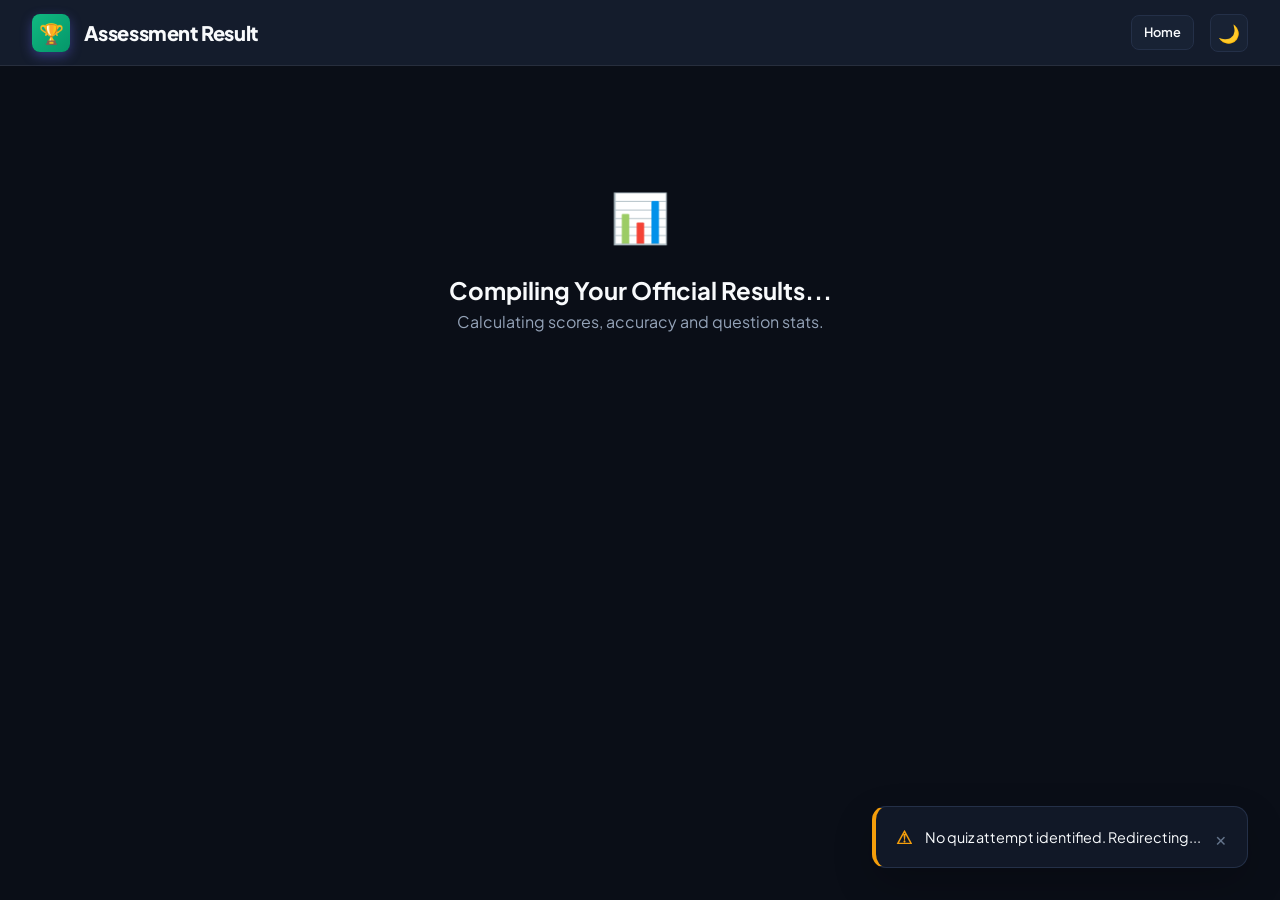
<file: frontend/result.html>
<!DOCTYPE html>
<html lang="en" data-theme="dark">
<head>
    <meta charset="UTF-8">
    <meta name="viewport" content="width=device-width, initial-scale=1.0">
    <title>Assessment Results - Online Quiz System</title>
    <link rel="stylesheet" href="css/style.css">
    <link rel="icon" href="data:image/svg+xml,<svg xmlns='http://www.w3.org/2000/svg' viewBox='0 0 100 100'><text y='.9em' font-size='90'>🏆</text></svg>">
    <style>
        @media print {
            .navbar, .no-print { display: none !important; }
            body { background: #fff !important; color: #000 !important; }
            .result-card { box-shadow: none !important; border: 1px solid #ccc !important; }
            .score-circle-wrapper { border-color: #6366f1 !important; }
        }
    </style>
</head>
<body>

    <!-- NAVBAR -->
    <header class="navbar no-print">
        <div class="nav-brand">
            <a href="index.html" style="display: flex; align-items: center; gap: 0.85rem;">
                <div class="brand-icon" style="background: linear-gradient(135deg, #10b981, #059669);">🏆</div>
                <span>Assessment Result</span>
            </a>
        </div>
        <div class="nav-actions">
            <a href="index.html" class="btn btn-secondary btn-sm">Home</a>
            <button class="theme-toggle-btn" id="theme-toggle-btn" title="Toggle Theme">
                🌙
            </button>
        </div>
    </header>

    <!-- MAIN RESULT CONTENT -->
    <main class="main-content">

        <!-- LOADING SPINNER -->
        <div id="result-loading" style="text-align: center; padding: 5rem 1rem;">
            <div style="font-size: 3rem; margin-bottom: 1rem; animation: pulse 1s infinite;">📊</div>
            <h2 style="font-size: 1.5rem; font-weight: 700;">Compiling Your Official Results...</h2>
            <p style="color: var(--text-secondary);">Calculating scores, accuracy and question stats.</p>
        </div>

        <!-- RESULT CARD -->
        <div id="result-card" class="result-card" style="display: none;">
            <div class="result-celebration-icon" id="celebration-icon">🏆</div>
            
            <h1 style="font-size: 2.25rem; font-weight: 800; margin-bottom: 0.5rem;" id="res-student-name">
                Student Name
            </h1>
            <p style="color: var(--text-secondary); font-size: 1.05rem; margin-bottom: 1.5rem;">
                Register Number: <strong id="res-student-reg" style="color: var(--secondary);">-</strong>
            </p>

            <!-- Score Circle -->
            <div class="score-circle-wrapper" id="score-circle">
                <div class="score-number" id="res-score">0</div>
                <div class="score-total" id="res-total-marks">out of 25 pts</div>
            </div>

            <!-- Grade / Performance Status Badge -->
            <div style="margin-bottom: 2rem;">
                <span id="res-performance-badge" class="badge badge-success" style="font-size: 1.1rem; padding: 0.5rem 1.25rem;">
                    Passed with Distinction
                </span>
            </div>

            <!-- 4 Breakdown Boxes Grid -->
            <div class="result-breakdown-grid">
                <div class="breakdown-box">
                    <div class="val" id="res-total-q" style="color: var(--primary);">0</div>
                    <div class="lbl">Total Questions</div>
                </div>
                <div class="breakdown-box correct">
                    <div class="val" id="res-correct">0</div>
                    <div class="lbl">Correct Answers</div>
                </div>
                <div class="breakdown-box wrong">
                    <div class="val" id="res-wrong">0</div>
                    <div class="lbl">Wrong Answers</div>
                </div>
                <div class="breakdown-box unanswered">
                    <div class="val" id="res-unanswered">0</div>
                    <div class="lbl">Unanswered</div>
                </div>
                <div class="breakdown-box percentage">
                    <div class="val" id="res-percentage">0%</div>
                    <div class="lbl">Percentage</div>
                </div>
            </div>

            <!-- Metadata info -->
            <div style="background: var(--bg-surface); border: 1px solid var(--border-color); border-radius: var(--radius-md); padding: 1.25rem; margin-bottom: 2.5rem; font-size: 0.88rem; color: var(--text-secondary); display: flex; justify-content: space-around; flex-wrap: wrap; gap: 1rem;">
                <div>Submission Mode: <strong id="res-submission-mode" style="color: var(--text-primary);">Manual Submission</strong></div>
                <div>Submission Time: <strong id="res-submission-time" style="color: var(--text-primary);">-</strong></div>
                <div>Status: <strong id="res-status" style="color: var(--success);">Recorded in Database</strong></div>
            </div>

            <!-- Action Buttons -->
            <div class="no-print" style="display: flex; justify-content: center; gap: 1rem; flex-wrap: wrap;">
                <button class="btn btn-secondary btn-lg" onclick="window.print()">
                    🖨️ Print / Save as PDF
                </button>
                <a href="index.html" class="btn btn-primary btn-lg">
                    Return to Portal 🏠
                </a>
            </div>

        </div>

    </main>

    <script src="js/config.js"></script>
    <script src="js/result.js"></script>
</body>
</html>
</file>
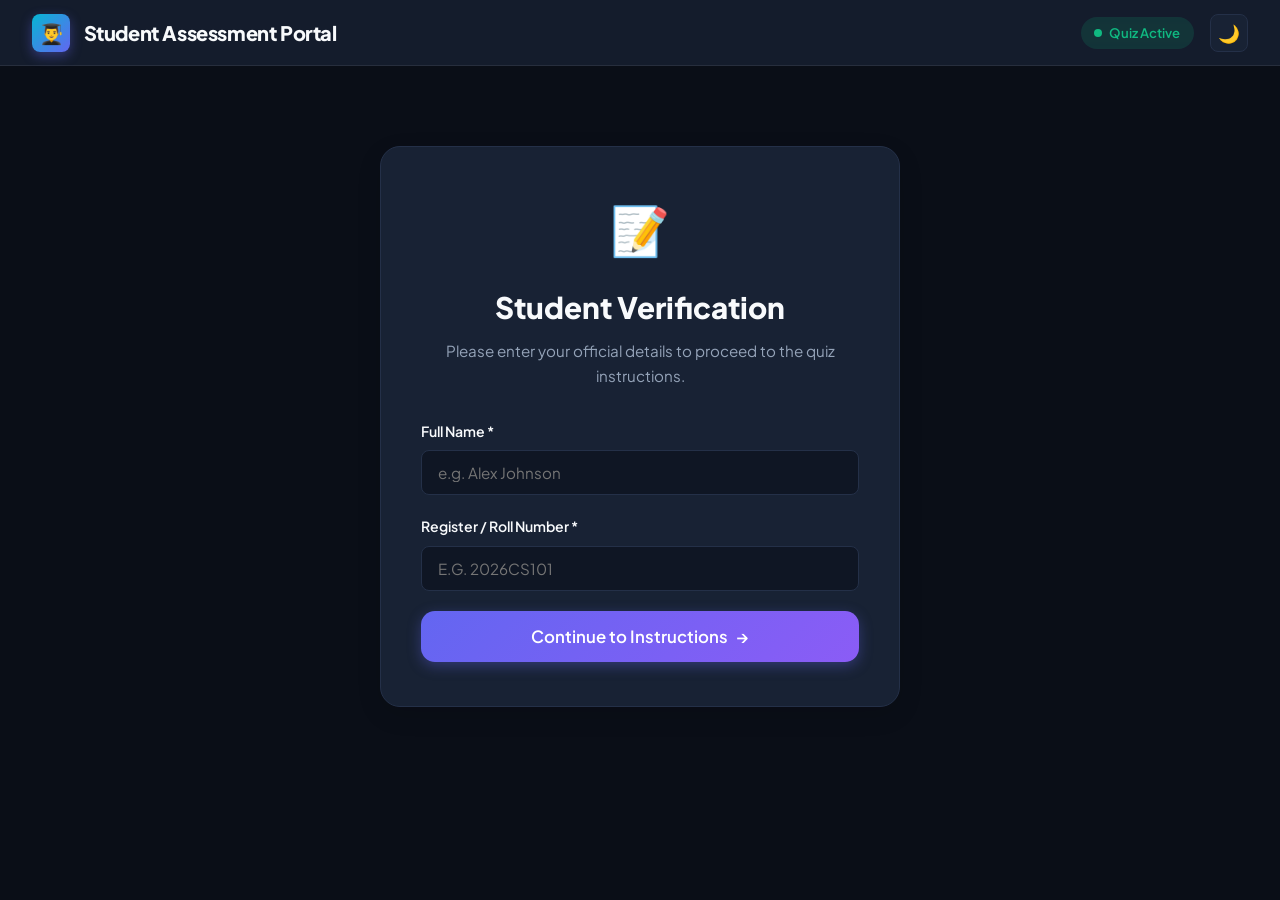
<file: frontend/student.html>
<!DOCTYPE html>
<html lang="en" data-theme="dark">
<head>
    <meta charset="UTF-8">
    <meta name="viewport" content="width=device-width, initial-scale=1.0">
    <title>Student Portal - Online Quiz System</title>
    <link rel="stylesheet" href="css/style.css">
    <link rel="icon" href="data:image/svg+xml,<svg xmlns='http://www.w3.org/2000/svg' viewBox='0 0 100 100'><text y='.9em' font-size='90'>👨‍🎓</text></svg>">
</head>
<body>

    <!-- NAVBAR -->
    <header class="navbar">
        <div class="nav-brand">
            <a href="index.html" style="display: flex; align-items: center; gap: 0.85rem;">
                <div class="brand-icon" style="background: linear-gradient(135deg, var(--secondary), var(--primary));">👨‍🎓</div>
                <span>Student Assessment Portal</span>
            </a>
        </div>
        <div class="nav-actions">
            <div id="quiz-status-pill" class="status-indicator active">
                <span class="status-dot"></span>
                <span id="quiz-status-text">Quiz Active</span>
            </div>
            <button class="theme-toggle-btn" id="theme-toggle-btn" title="Toggle Theme">
                🌙
            </button>
        </div>
    </header>

    <!-- MAIN CONTENT -->
    <main class="main-content">

        <!-- 1. STUDENT ENTRY STEP -->
        <section id="student-entry-section" class="auth-card">
            <div class="auth-header">
                <div class="auth-icon">📝</div>
                <h2 style="font-size: 1.85rem; font-weight: 800; margin-bottom: 0.5rem;">Student Verification</h2>
                <p style="color: var(--text-secondary); font-size: 0.95rem;">
                    Please enter your official details to proceed to the quiz instructions.
                </p>
            </div>

            <form id="student-entry-form" onsubmit="handleStudentEntry(event)">
                <div class="form-group">
                    <label class="form-label" for="student-name">Full Name *</label>
                    <input type="text" id="student-name" class="form-input" required placeholder="e.g. Alex Johnson" autocomplete="name">
                </div>
                <div class="form-group">
                    <label class="form-label" for="student-regno">Register / Roll Number *</label>
                    <input type="text" id="student-regno" class="form-input" required placeholder="e.g. 2026CS101" autocomplete="off" style="text-transform: uppercase;">
                </div>
                
                <div id="entry-error-msg" style="color: var(--danger); font-size: 0.88rem; margin-bottom: 1rem; display: none;"></div>

                <button type="submit" id="entry-submit-btn" class="btn btn-primary btn-lg" style="width: 100%;">
                    <span>Continue to Instructions</span>
                    <span>→</span>
                </button>
            </form>
        </section>

        <!-- 2. QUIZ INSTRUCTIONS STEP (Hidden initially) -->
        <section id="quiz-instructions-section" class="instructions-card" style="display: none;">
            <div style="text-align: center; margin-bottom: 1.5rem;">
                <div class="hero-pill">
                    <span>📌 Read Before Starting</span>
                </div>
                <h2 style="font-size: 2rem; font-weight: 800; margin-bottom: 0.5rem;" id="instructions-quiz-title">
                    Online Knowledge Assessment
                </h2>
                <p style="color: var(--text-secondary); font-size: 0.95rem;">
                    Candidate: <strong id="cand-name" style="color: var(--text-primary);">-</strong> (<span id="cand-reg" style="color: var(--secondary); font-weight: 700;">-</span>)
                </p>
            </div>

            <!-- Highlights Badges -->
            <div class="instructions-grid">
                <div class="instruction-badge-box">
                    <div class="val" id="badge-total-q">0</div>
                    <div class="lbl">Total Questions</div>
                </div>
                <div class="instruction-badge-box">
                    <div class="val" id="badge-timer-info">30s - 60s</div>
                    <div class="lbl">Per-Question Timer</div>
                </div>
                <div class="instruction-badge-box">
                    <div class="val" id="badge-total-duration">15m</div>
                    <div class="lbl">Overall Duration</div>
                </div>
                <div class="instruction-badge-box">
                    <div class="val" id="badge-total-marks">--</div>
                    <div class="lbl">Maximum Marks</div>
                </div>
            </div>

            <!-- Instructions List -->
            <div style="background: var(--bg-surface); border: 1px solid var(--border-color); border-radius: var(--radius-md); padding: 1.5rem; margin-bottom: 2rem;">
                <h4 style="font-size: 1.05rem; font-weight: 700; margin-bottom: 0.75rem;">📋 Critical Quiz Rules:</h4>
                <ul class="rules-list" id="instructions-list-content">
                    <li>Each question has its own dedicated countdown timer.</li>
                    <li>When the timer expires, the quiz automatically saves and advances to the next question.</li>
                    <li>Students cannot pause or extend question timers.</li>
                    <li>Selected answers are automatically synchronized and saved.</li>
                    <li>The complete quiz will automatically submit when the total test duration expires.</li>
                    <li>Do not close or reload the browser during the examination.</li>
                </ul>
            </div>

            <div style="display: flex; justify-content: space-between; align-items: center; flex-wrap: wrap; gap: 1rem;">
                <button class="btn btn-secondary" onclick="backToEntry()">
                    ← Change Details
                </button>
                <button class="btn btn-success btn-lg" onclick="launchQuiz()">
                    <span>Start Quiz Now</span>
                    <span>🚀</span>
                </button>
            </div>
        </section>

    </main>

    <script src="js/config.js"></script>
    <script src="js/student.js"></script>
</body>
</html>
</file>
<file: frontend/css/style.css>
/* ===================================================================
   ONLINE QUIZ MANAGEMENT SYSTEM - MODERN RESPONSIVE STYLESHEET
   =================================================================== */

@import url('https://fonts.googleapis.com/css2?family=Plus+Jakarta+Sans:wght@300;400;500;600;700;800&family=JetBrains+Mono:wght@400;600&display=swap');

:root {
    --font-main: 'Plus Jakarta Sans', -apple-system, BlinkMacSystemFont, 'Segoe UI', Roboto, sans-serif;
    --font-mono: 'JetBrains Mono', monospace;

    /* Base Palette */
    --primary: #6366f1;
    --primary-hover: #4f46e5;
    --primary-light: rgba(99, 102, 241, 0.15);
    --secondary: #06b6d4;
    --secondary-hover: #0891b2;
    --accent: #8b5cf6;
    
    --success: #10b981;
    --success-light: rgba(16, 185, 129, 0.15);
    --warning: #f59e0b;
    --warning-light: rgba(245, 158, 11, 0.15);
    --danger: #ef4444;
    --danger-light: rgba(239, 68, 68, 0.15);
    
    --radius-sm: 8px;
    --radius-md: 14px;
    --radius-lg: 20px;
    --radius-full: 9999px;
    
    --shadow-sm: 0 2px 8px rgba(0, 0, 0, 0.08);
    --shadow-md: 0 8px 24px rgba(0, 0, 0, 0.12);
    --shadow-lg: 0 16px 40px rgba(0, 0, 0, 0.2);
    --shadow-glow: 0 0 25px rgba(99, 102, 241, 0.35);

    --transition: all 0.25s cubic-bezier(0.4, 0, 0.2, 1);
}

/* Dark Theme (Default) */
[data-theme="dark"], :root {
    --bg-base: #0a0e17;
    --bg-surface: #111827;
    --bg-card: #182234;
    --bg-card-hover: #1f2c42;
    --bg-input: #0f1624;
    --border-color: #243048;
    --border-hover: #3b4d70;
    
    --text-primary: #f8fafc;
    --text-secondary: #94a3b8;
    --text-muted: #64748b;
    
    --glass-bg: rgba(24, 34, 52, 0.75);
    --glass-border: rgba(255, 255, 255, 0.08);
    --timer-track: #243048;
}

/* Light Theme */
[data-theme="light"] {
    --bg-base: #f4f6fb;
    --bg-surface: #ffffff;
    --bg-card: #ffffff;
    --bg-card-hover: #f8fafc;
    --bg-input: #f1f5f9;
    --border-color: #e2e8f0;
    --border-hover: #cbd5e1;
    
    --text-primary: #0f172a;
    --text-secondary: #475569;
    --text-muted: #94a3b8;
    
    --glass-bg: rgba(255, 255, 255, 0.85);
    --glass-border: rgba(0, 0, 0, 0.06);
    --timer-track: #e2e8f0;
}

/* ===================================================================
   RESET & BASE STYLES
   =================================================================== */
* {
    margin: 0;
    padding: 0;
    box-sizing: border-box;
}

body {
    font-family: var(--font-main);
    background-color: var(--bg-base);
    color: var(--text-primary);
    min-height: 100vh;
    display: flex;
    flex-direction: column;
    overflow-x: hidden;
    line-height: 1.6;
    transition: background-color 0.3s ease, color 0.3s ease;
}

a {
    color: inherit;
    text-decoration: none;
}

button {
    font-family: inherit;
    cursor: pointer;
    border: none;
    outline: none;
    background: none;
}

input, select, textarea {
    font-family: inherit;
    outline: none;
}

/* ===================================================================
   HEADER & NAVBAR
   =================================================================== */
.navbar {
    position: sticky;
    top: 0;
    z-index: 100;
    background: var(--glass-bg);
    backdrop-filter: blur(14px);
    -webkit-backdrop-filter: blur(14px);
    border-bottom: 1px solid var(--glass-border);
    padding: 0.85rem 2rem;
    display: flex;
    align-items: center;
    justify-content: space-between;
}

.nav-brand {
    display: flex;
    align-items: center;
    gap: 0.85rem;
    font-size: 1.25rem;
    font-weight: 800;
    letter-spacing: -0.02em;
    color: var(--text-primary);
}

.brand-icon {
    width: 38px;
    height: 38px;
    border-radius: var(--radius-sm);
    background: linear-gradient(135deg, var(--primary), var(--accent));
    display: flex;
    align-items: center;
    justify-content: center;
    color: #fff;
    font-size: 1.25rem;
    box-shadow: 0 4px 12px rgba(99, 102, 241, 0.4);
}

.nav-actions {
    display: flex;
    align-items: center;
    gap: 1rem;
}

.status-indicator {
    display: inline-flex;
    align-items: center;
    gap: 0.45rem;
    padding: 0.35rem 0.85rem;
    border-radius: var(--radius-full);
    font-size: 0.82rem;
    font-weight: 600;
}

.status-indicator.active {
    background: var(--success-light);
    color: var(--success);
}

.status-indicator.stopped {
    background: var(--danger-light);
    color: var(--danger);
}

.status-dot {
    width: 8px;
    height: 8px;
    border-radius: 50%;
    background-color: currentColor;
    animation: pulse 2s infinite;
}

@keyframes pulse {
    0% { transform: scale(0.95); opacity: 0.8; }
    50% { transform: scale(1.2); opacity: 1; }
    100% { transform: scale(0.95); opacity: 0.8; }
}

.theme-toggle-btn {
    width: 38px;
    height: 38px;
    border-radius: var(--radius-sm);
    background: var(--bg-card);
    border: 1px solid var(--border-color);
    display: flex;
    align-items: center;
    justify-content: center;
    font-size: 1.1rem;
    color: var(--text-primary);
    transition: var(--transition);
}

.theme-toggle-btn:hover {
    border-color: var(--border-hover);
    transform: translateY(-1px);
}

/* ===================================================================
   BUTTONS & BADGES
   =================================================================== */
.btn {
    display: inline-flex;
    align-items: center;
    justify-content: center;
    gap: 0.5rem;
    padding: 0.65rem 1.35rem;
    border-radius: var(--radius-sm);
    font-size: 0.92rem;
    font-weight: 600;
    transition: var(--transition);
    white-space: nowrap;
}

.btn-primary {
    background: linear-gradient(135deg, var(--primary), var(--accent));
    color: #fff;
    box-shadow: 0 4px 14px rgba(99, 102, 241, 0.35);
}

.btn-primary:hover {
    box-shadow: 0 6px 20px rgba(99, 102, 241, 0.5);
    transform: translateY(-2px);
}

.btn-secondary {
    background: var(--bg-card);
    color: var(--text-primary);
    border: 1px solid var(--border-color);
}

.btn-secondary:hover {
    background: var(--bg-card-hover);
    border-color: var(--border-hover);
    transform: translateY(-1px);
}

.btn-success {
    background: linear-gradient(135deg, #10b981, #059669);
    color: #fff;
    box-shadow: 0 4px 14px rgba(16, 185, 129, 0.35);
}

.btn-success:hover {
    transform: translateY(-2px);
    box-shadow: 0 6px 20px rgba(16, 185, 129, 0.45);
}

.btn-danger {
    background: linear-gradient(135deg, #ef4444, #dc2626);
    color: #fff;
}

.btn-danger:hover {
    transform: translateY(-2px);
    box-shadow: 0 4px 16px rgba(239, 68, 68, 0.4);
}

.btn-outline-danger {
    border: 1px solid var(--danger);
    color: var(--danger);
}

.btn-outline-danger:hover {
    background: var(--danger-light);
}

.btn-lg {
    padding: 0.95rem 2rem;
    font-size: 1.05rem;
    border-radius: var(--radius-md);
}

.btn-sm {
    padding: 0.4rem 0.75rem;
    font-size: 0.8rem;
    border-radius: var(--radius-sm);
}

.btn:disabled {
    opacity: 0.5;
    cursor: not-allowed;
    transform: none !important;
    box-shadow: none !important;
}

/* ===================================================================
   MAIN LAYOUTS & HERO PORTAL (index.html)
   =================================================================== */
.main-content {
    flex: 1;
    display: flex;
    flex-direction: column;
    padding: 2rem;
    max-width: 1400px;
    width: 100%;
    margin: 0 auto;
}

.hero-section {
    text-align: center;
    margin: 3rem auto 3.5rem auto;
    max-width: 780px;
}

.hero-pill {
    display: inline-flex;
    align-items: center;
    gap: 0.5rem;
    padding: 0.4rem 1rem;
    border-radius: var(--radius-full);
    background: var(--primary-light);
    color: var(--primary);
    font-size: 0.85rem;
    font-weight: 700;
    margin-bottom: 1.25rem;
    border: 1px solid rgba(99, 102, 241, 0.25);
}

.hero-title {
    font-size: 3rem;
    font-weight: 800;
    line-height: 1.15;
    margin-bottom: 1.25rem;
    letter-spacing: -0.03em;
}

.hero-title span {
    background: linear-gradient(135deg, #6366f1 0%, #a855f7 50%, #06b6d4 100%);
    -webkit-background-clip: text;
    -webkit-text-fill-color: transparent;
}

.hero-subtitle {
    font-size: 1.15rem;
    color: var(--text-secondary);
    line-height: 1.7;
}

.portal-grid {
    display: grid;
    grid-template-columns: repeat(auto-fit, minmax(320px, 1fr));
    gap: 2rem;
    max-width: 960px;
    margin: 0 auto;
    width: 100%;
}

.portal-card {
    background: var(--bg-card);
    border: 1px solid var(--border-color);
    border-radius: var(--radius-lg);
    padding: 2.5rem 2rem;
    text-align: center;
    transition: var(--transition);
    position: relative;
    overflow: hidden;
    display: flex;
    flex-direction: column;
    align-items: center;
    justify-content: space-between;
}

.portal-card:hover {
    border-color: var(--primary);
    transform: translateY(-6px);
    box-shadow: var(--shadow-lg), var(--shadow-glow);
}

.portal-card::before {
    content: '';
    position: absolute;
    top: 0;
    left: 0;
    right: 0;
    height: 4px;
    background: linear-gradient(90deg, var(--primary), var(--accent));
    opacity: 0;
    transition: var(--transition);
}

.portal-card:hover::before {
    opacity: 1;
}

.portal-icon-wrapper {
    width: 72px;
    height: 72px;
    border-radius: 50%;
    background: var(--primary-light);
    color: var(--primary);
    display: flex;
    align-items: center;
    justify-content: center;
    font-size: 2.25rem;
    margin-bottom: 1.5rem;
}

.portal-card-student .portal-icon-wrapper {
    background: rgba(6, 182, 212, 0.15);
    color: var(--secondary);
}

.portal-card-title {
    font-size: 1.5rem;
    font-weight: 700;
    margin-bottom: 0.75rem;
}

.portal-card-desc {
    color: var(--text-secondary);
    font-size: 0.95rem;
    margin-bottom: 2rem;
    line-height: 1.6;
}

/* ===================================================================
   ADMIN DASHBOARD LAYOUT & STYLES (admin.html)
   =================================================================== */
.admin-header {
    display: flex;
    justify-content: space-between;
    align-items: center;
    flex-wrap: wrap;
    gap: 1rem;
    margin-bottom: 2rem;
    padding-bottom: 1.5rem;
    border-bottom: 1px solid var(--border-color);
}

.admin-title-box h1 {
    font-size: 2rem;
    font-weight: 800;
    letter-spacing: -0.02em;
}

.admin-title-box p {
    color: var(--text-secondary);
    font-size: 0.95rem;
}

.admin-nav-tabs {
    display: flex;
    gap: 0.5rem;
    background: var(--bg-surface);
    padding: 0.35rem;
    border-radius: var(--radius-md);
    border: 1px solid var(--border-color);
    margin-bottom: 2rem;
    overflow-x: auto;
}

.tab-btn {
    padding: 0.65rem 1.35rem;
    border-radius: var(--radius-sm);
    font-size: 0.9rem;
    font-weight: 600;
    color: var(--text-secondary);
    display: inline-flex;
    align-items: center;
    gap: 0.5rem;
    transition: var(--transition);
}

.tab-btn:hover {
    color: var(--text-primary);
}

.tab-btn.active {
    background: var(--primary);
    color: #fff;
    box-shadow: 0 4px 12px rgba(99, 102, 241, 0.35);
}

.admin-tab-content {
    display: none;
}

.admin-tab-content.active {
    display: block;
    animation: fadeIn 0.3s ease;
}

@keyframes fadeIn {
    from { opacity: 0; transform: translateY(6px); }
    to { opacity: 1; transform: translateY(0); }
}

/* Stats Cards */
.stats-grid {
    display: grid;
    grid-template-columns: repeat(auto-fit, minmax(240px, 1fr));
    gap: 1.5rem;
    margin-bottom: 2.5rem;
}

.stat-card {
    background: var(--bg-card);
    border: 1px solid var(--border-color);
    border-radius: var(--radius-md);
    padding: 1.5rem;
    display: flex;
    align-items: center;
    gap: 1.25rem;
    transition: var(--transition);
}

.stat-card:hover {
    border-color: var(--border-hover);
    transform: translateY(-3px);
}

.stat-icon {
    width: 54px;
    height: 54px;
    border-radius: var(--radius-sm);
    display: flex;
    align-items: center;
    justify-content: center;
    font-size: 1.6rem;
}

.stat-icon.indigo { background: var(--primary-light); color: var(--primary); }
.stat-icon.cyan { background: rgba(6, 182, 212, 0.15); color: var(--secondary); }
.stat-icon.emerald { background: var(--success-light); color: var(--success); }
.stat-icon.amber { background: var(--warning-light); color: var(--warning); }

.stat-info .stat-value {
    font-size: 1.85rem;
    font-weight: 800;
    line-height: 1.1;
    margin-bottom: 0.25rem;
}

.stat-info .stat-label {
    font-size: 0.85rem;
    color: var(--text-secondary);
    font-weight: 500;
}

/* Tables */
.table-container {
    background: var(--bg-card);
    border: 1px solid var(--border-color);
    border-radius: var(--radius-md);
    overflow: hidden;
    box-shadow: var(--shadow-sm);
}

.table-header-bar {
    padding: 1.25rem 1.5rem;
    border-bottom: 1px solid var(--border-color);
    display: flex;
    justify-content: space-between;
    align-items: center;
    flex-wrap: wrap;
    gap: 1rem;
}

.data-table {
    width: 100%;
    border-collapse: collapse;
    text-align: left;
}

.data-table th {
    background: var(--bg-surface);
    color: var(--text-secondary);
    font-weight: 600;
    font-size: 0.82rem;
    text-transform: uppercase;
    letter-spacing: 0.05em;
    padding: 1rem 1.25rem;
    border-bottom: 1px solid var(--border-color);
}

.data-table td {
    padding: 1.1rem 1.25rem;
    border-bottom: 1px solid var(--border-color);
    font-size: 0.92rem;
    color: var(--text-primary);
}

.data-table tr:last-child td {
    border-bottom: none;
}

.data-table tr:hover {
    background: var(--bg-card-hover);
}

.badge {
    display: inline-flex;
    align-items: center;
    gap: 0.35rem;
    padding: 0.25rem 0.65rem;
    border-radius: var(--radius-full);
    font-size: 0.78rem;
    font-weight: 600;
}

.badge-success { background: var(--success-light); color: var(--success); }
.badge-danger { background: var(--danger-light); color: var(--danger); }
.badge-warning { background: var(--warning-light); color: var(--warning); }
.badge-primary { background: var(--primary-light); color: var(--primary); }

/* Forms & Inputs */
.form-group {
    margin-bottom: 1.25rem;
}

.form-label {
    display: block;
    margin-bottom: 0.5rem;
    font-size: 0.88rem;
    font-weight: 600;
    color: var(--text-primary);
}

.form-input, .form-select, .form-textarea {
    width: 100%;
    padding: 0.75rem 1rem;
    border-radius: var(--radius-sm);
    background: var(--bg-input);
    border: 1px solid var(--border-color);
    color: var(--text-primary);
    font-size: 0.95rem;
    transition: var(--transition);
}

.form-input:focus, .form-select:focus, .form-textarea:focus {
    border-color: var(--primary);
    box-shadow: 0 0 0 3px rgba(99, 102, 241, 0.2);
}

/* Modals */
.modal-overlay {
    position: fixed;
    top: 0;
    left: 0;
    right: 0;
    bottom: 0;
    background: rgba(0, 0, 0, 0.75);
    backdrop-filter: blur(8px);
    z-index: 1000;
    display: none;
    align-items: center;
    justify-content: center;
    padding: 1.5rem;
}

.modal-overlay.active {
    display: flex;
    animation: fadeIn 0.2s ease;
}

.modal-box {
    background: var(--bg-surface);
    border: 1px solid var(--border-color);
    border-radius: var(--radius-lg);
    width: 100%;
    max-width: 620px;
    max-height: 90vh;
    overflow-y: auto;
    box-shadow: var(--shadow-lg);
}

.modal-header {
    padding: 1.25rem 1.75rem;
    border-bottom: 1px solid var(--border-color);
    display: flex;
    align-items: center;
    justify-content: space-between;
}

.modal-title {
    font-size: 1.25rem;
    font-weight: 700;
}

.modal-close-btn {
    font-size: 1.5rem;
    color: var(--text-muted);
    transition: var(--transition);
}

.modal-close-btn:hover {
    color: var(--danger);
}

.modal-body {
    padding: 1.75rem;
}

.modal-footer {
    padding: 1.25rem 1.75rem;
    border-top: 1px solid var(--border-color);
    display: flex;
    justify-content: flex-end;
    gap: 0.75rem;
}

/* ===================================================================
   STUDENT PORTAL & INSTRUCTIONS (student.html)
   =================================================================== */
.auth-card {
    background: var(--bg-card);
    border: 1px solid var(--border-color);
    border-radius: var(--radius-lg);
    padding: 2.75rem 2.5rem;
    max-width: 520px;
    width: 100%;
    margin: 3rem auto;
    box-shadow: var(--shadow-md);
}

.auth-header {
    text-align: center;
    margin-bottom: 2rem;
}

.auth-icon {
    font-size: 3rem;
    margin-bottom: 1rem;
}

.instructions-card {
    background: var(--bg-card);
    border: 1px solid var(--border-color);
    border-radius: var(--radius-lg);
    padding: 2.5rem;
    max-width: 760px;
    width: 100%;
    margin: 2rem auto;
}

.instructions-grid {
    display: grid;
    grid-template-columns: repeat(auto-fit, minmax(200px, 1fr));
    gap: 1.25rem;
    margin: 1.75rem 0;
}

.instruction-badge-box {
    background: var(--bg-surface);
    border: 1px solid var(--border-color);
    border-radius: var(--radius-sm);
    padding: 1rem;
    text-align: center;
}

.instruction-badge-box .val {
    font-size: 1.5rem;
    font-weight: 800;
    color: var(--primary);
    margin-bottom: 0.2rem;
}

.instruction-badge-box .lbl {
    font-size: 0.82rem;
    color: var(--text-secondary);
}

.rules-list {
    margin: 1.5rem 0;
    padding-left: 1.5rem;
    color: var(--text-secondary);
    line-height: 1.8;
}

/* ===================================================================
   QUIZ INTERFACE (quiz.html)
   =================================================================== */
.quiz-wrapper {
    max-width: 1200px;
    width: 100%;
    margin: 0 auto;
    display: grid;
    grid-template-columns: 1fr 340px;
    gap: 2rem;
    align-items: start;
}

@media (max-width: 900px) {
    .quiz-wrapper {
        grid-template-columns: 1fr;
    }
}

.quiz-main-panel {
    background: var(--bg-card);
    border: 1px solid var(--border-color);
    border-radius: var(--radius-lg);
    padding: 2.25rem;
    box-shadow: var(--shadow-md);
}

.quiz-header-bar {
    display: flex;
    justify-content: space-between;
    align-items: center;
    flex-wrap: wrap;
    gap: 1rem;
    margin-bottom: 1.75rem;
    padding-bottom: 1.25rem;
    border-bottom: 1px solid var(--border-color);
}

.q-counter-pill {
    font-size: 0.95rem;
    font-weight: 700;
    color: var(--primary);
    background: var(--primary-light);
    padding: 0.4rem 1rem;
    border-radius: var(--radius-full);
}

.q-timer-badge {
    display: inline-flex;
    align-items: center;
    gap: 0.5rem;
    background: var(--bg-surface);
    border: 1px solid var(--border-color);
    padding: 0.5rem 1.15rem;
    border-radius: var(--radius-full);
    font-family: var(--font-mono);
    font-weight: 700;
    font-size: 1.05rem;
    transition: var(--transition);
}

.q-timer-badge.warning {
    color: var(--warning);
    border-color: var(--warning);
}

.q-timer-badge.danger {
    color: var(--danger);
    border-color: var(--danger);
    animation: timerPulse 1s infinite alternate;
}

@keyframes timerPulse {
    from { transform: scale(1); box-shadow: 0 0 0 rgba(239, 68, 68, 0); }
    to { transform: scale(1.05); box-shadow: 0 0 16px rgba(239, 68, 68, 0.4); }
}

.question-text-box {
    margin: 1.5rem 0 2rem 0;
}

.question-text {
    font-size: 1.35rem;
    font-weight: 700;
    line-height: 1.5;
    color: var(--text-primary);
}

.options-container {
    display: flex;
    flex-direction: column;
    gap: 1rem;
    margin-bottom: 2.5rem;
}

.option-card {
    background: var(--bg-surface);
    border: 2px solid var(--border-color);
    border-radius: var(--radius-md);
    padding: 1.15rem 1.5rem;
    display: flex;
    align-items: center;
    gap: 1.25rem;
    cursor: pointer;
    transition: var(--transition);
    user-select: none;
}

.option-card:hover {
    border-color: var(--primary);
    background: var(--bg-card-hover);
    transform: translateX(4px);
}

.option-card.selected {
    border-color: var(--primary);
    background: var(--primary-light);
    box-shadow: 0 4px 16px rgba(99, 102, 241, 0.2);
}

.option-card.disabled {
    pointer-events: none;
    opacity: 0.6;
}

.option-letter {
    width: 38px;
    height: 38px;
    border-radius: 50%;
    background: var(--bg-card);
    border: 1px solid var(--border-color);
    display: flex;
    align-items: center;
    justify-content: center;
    font-weight: 700;
    font-size: 1rem;
    color: var(--text-secondary);
    transition: var(--transition);
    flex-shrink: 0;
}

.option-card.selected .option-letter {
    background: var(--primary);
    border-color: var(--primary);
    color: #fff;
}

.option-text {
    font-size: 1.05rem;
    font-weight: 500;
    color: var(--text-primary);
    flex: 1;
}

.quiz-footer-nav {
    display: flex;
    justify-content: space-between;
    align-items: center;
    flex-wrap: wrap;
    gap: 1rem;
    padding-top: 1.5rem;
    border-top: 1px solid var(--border-color);
}

/* Question Palette / Sidebar */
.quiz-sidebar {
    background: var(--bg-card);
    border: 1px solid var(--border-color);
    border-radius: var(--radius-lg);
    padding: 1.75rem;
    box-shadow: var(--shadow-md);
    position: sticky;
    top: 5rem;
}

.sidebar-title {
    font-size: 1.1rem;
    font-weight: 700;
    margin-bottom: 1.25rem;
    display: flex;
    justify-content: space-between;
    align-items: center;
}

.overall-timer-box {
    background: var(--bg-surface);
    border: 1px solid var(--border-color);
    border-radius: var(--radius-sm);
    padding: 0.85rem 1rem;
    margin-bottom: 1.5rem;
    text-align: center;
}

.overall-timer-value {
    font-family: var(--font-mono);
    font-size: 1.5rem;
    font-weight: 800;
    color: var(--secondary);
    letter-spacing: 0.05em;
}

.palette-grid {
    display: grid;
    grid-template-columns: repeat(5, 1fr);
    gap: 0.65rem;
    margin-bottom: 1.75rem;
}

.palette-btn {
    width: 44px;
    height: 44px;
    border-radius: var(--radius-sm);
    background: var(--bg-surface);
    border: 1px solid var(--border-color);
    color: var(--text-secondary);
    font-weight: 700;
    font-size: 0.95rem;
    display: flex;
    align-items: center;
    justify-content: center;
    transition: var(--transition);
}

.palette-btn:hover {
    border-color: var(--primary);
    color: var(--primary);
}

.palette-btn.current {
    border-color: var(--primary);
    box-shadow: 0 0 0 2px var(--primary);
    color: var(--text-primary);
}

.palette-btn.answered {
    background: var(--success);
    border-color: var(--success);
    color: #fff;
}

.palette-btn.locked {
    background: var(--danger-light);
    border-color: var(--danger);
    color: var(--danger);
}

.palette-legend {
    display: flex;
    flex-direction: column;
    gap: 0.5rem;
    font-size: 0.82rem;
    color: var(--text-secondary);
}

.legend-item {
    display: flex;
    align-items: center;
    gap: 0.65rem;
}

.legend-dot {
    width: 14px;
    height: 14px;
    border-radius: 3px;
}

/* ===================================================================
   RESULT SUMMARY PAGE (result.html)
   =================================================================== */
.result-card {
    background: var(--bg-card);
    border: 1px solid var(--border-color);
    border-radius: var(--radius-lg);
    padding: 3rem 2.5rem;
    max-width: 820px;
    width: 100%;
    margin: 2rem auto;
    text-align: center;
    box-shadow: var(--shadow-lg);
}

.result-celebration-icon {
    font-size: 4rem;
    margin-bottom: 1rem;
    display: inline-block;
    animation: bounce 1.5s infinite;
}

@keyframes bounce {
    0%, 100% { transform: translateY(0); }
    50% { transform: translateY(-10px); }
}

.score-circle-wrapper {
    position: relative;
    width: 180px;
    height: 180px;
    margin: 2rem auto;
    display: flex;
    flex-direction: column;
    align-items: center;
    justify-content: center;
    border-radius: 50%;
    background: radial-gradient(circle, var(--bg-surface) 60%, transparent 62%);
    border: 8px solid var(--primary);
    box-shadow: 0 0 35px rgba(99, 102, 241, 0.4);
}

.score-number {
    font-size: 2.75rem;
    font-weight: 800;
    line-height: 1;
    color: var(--text-primary);
}

.score-total {
    font-size: 0.9rem;
    color: var(--text-secondary);
    margin-top: 0.25rem;
}

.result-breakdown-grid {
    display: grid;
    grid-template-columns: repeat(auto-fit, minmax(160px, 1fr));
    gap: 1.25rem;
    margin: 2.5rem 0;
}

.breakdown-box {
    background: var(--bg-surface);
    border: 1px solid var(--border-color);
    border-radius: var(--radius-md);
    padding: 1.25rem;
    text-align: center;
}

.breakdown-box .val {
    font-size: 1.75rem;
    font-weight: 800;
    margin-bottom: 0.25rem;
}

.breakdown-box .lbl {
    font-size: 0.85rem;
    color: var(--text-secondary);
    font-weight: 600;
}

.breakdown-box.correct .val { color: var(--success); }
.breakdown-box.wrong .val { color: var(--danger); }
.breakdown-box.unanswered .val { color: var(--warning); }
.breakdown-box.percentage .val { color: var(--secondary); }

/* ===================================================================
   TOAST CONTAINER
   =================================================================== */
.toast-container {
    position: fixed;
    bottom: 2rem;
    right: 2rem;
    z-index: 2000;
    display: flex;
    flex-direction: column;
    gap: 0.75rem;
}

.toast {
    background: var(--bg-surface);
    border: 1px solid var(--border-color);
    border-radius: var(--radius-md);
    padding: 1rem 1.25rem;
    display: flex;
    align-items: center;
    gap: 0.85rem;
    color: var(--text-primary);
    box-shadow: var(--shadow-lg);
    min-width: 300px;
    max-width: 450px;
    transform: translateY(20px);
    opacity: 0;
    transition: var(--transition);
}

.toast.show {
    transform: translateY(0);
    opacity: 1;
}

.toast-icon {
    font-weight: 800;
    font-size: 1.1rem;
}

.toast-success { border-left: 4px solid var(--success); }
.toast-success .toast-icon { color: var(--success); }
.toast-error { border-left: 4px solid var(--danger); }
.toast-error .toast-icon { color: var(--danger); }
.toast-warning { border-left: 4px solid var(--warning); }
.toast-warning .toast-icon { color: var(--warning); }
.toast-info { border-left: 4px solid var(--primary); }
.toast-info .toast-icon { color: var(--primary); }

.toast-message {
    flex: 1;
    font-size: 0.9rem;
    line-height: 1.4;
}

.toast-close {
    font-size: 1.2rem;
    color: var(--text-muted);
}

/* ===================================================================
   ANTI-CHEATING WARNING & LIVE MONITORING STYLES
   =================================================================== */
.warning-modal-overlay {
    position: fixed;
    top: 0;
    left: 0;
    right: 0;
    bottom: 0;
    background: rgba(15, 23, 42, 0.88);
    backdrop-filter: blur(10px);
    -webkit-backdrop-filter: blur(10px);
    z-index: 9999;
    display: none;
    align-items: center;
    justify-content: center;
    padding: 1.25rem;
}

.warning-modal-overlay.active {
    display: flex;
    animation: fadeIn 0.25s ease;
}

.warning-card {
    background: var(--bg-surface);
    border: 2px solid var(--danger);
    border-radius: var(--radius-lg);
    max-width: 520px;
    width: 100%;
    padding: 2.25rem 2rem;
    text-align: center;
    box-shadow: 0 20px 50px rgba(239, 68, 68, 0.35);
    position: relative;
}

.warning-badge-pill {
    display: inline-flex;
    align-items: center;
    gap: 0.5rem;
    padding: 0.35rem 1rem;
    border-radius: var(--radius-full);
    font-size: 0.85rem;
    font-weight: 800;
    text-transform: uppercase;
    letter-spacing: 0.05em;
    background: var(--danger-light);
    color: var(--danger);
    margin-bottom: 1rem;
}

.warning-title {
    font-size: 1.45rem;
    font-weight: 800;
    color: var(--text-primary);
    margin-bottom: 0.75rem;
    line-height: 1.3;
}

.warning-desc {
    color: var(--text-secondary);
    font-size: 0.95rem;
    line-height: 1.6;
    margin-bottom: 1.75rem;
}

.warning-count-box {
    background: var(--bg-card);
    border: 1px solid var(--border-color);
    border-radius: var(--radius-md);
    padding: 1rem;
    margin-bottom: 1.75rem;
    font-size: 0.92rem;
}

/* Suspicious Events Badges */
.badge-alert-high {
    background: rgba(239, 68, 68, 0.2);
    color: #ef4444;
    border: 1px solid #ef4444;
    font-weight: 700;
}

.badge-alert-med {
    background: rgba(245, 158, 11, 0.2);
    color: #f59e0b;
    border: 1px solid #f59e0b;
    font-weight: 700;
}

.badge-status-active {
    background: rgba(16, 185, 129, 0.2);
    color: #10b981;
    border: 1px solid #10b981;
}

.badge-status-completed {
    background: rgba(99, 102, 241, 0.2);
    color: #6366f1;
    border: 1px solid #6366f1;
}

.badge-status-terminated {
    background: rgba(239, 68, 68, 0.2);
    color: #ef4444;
    border: 1px solid #ef4444;
}

.badge-status-disconnected {
    background: rgba(100, 116, 139, 0.2);
    color: #94a3b8;
    border: 1px solid #64748b;
}

/* Activity timeline in Admin logs */
.activity-timeline {
    display: flex;
    flex-direction: column;
    gap: 0.75rem;
    max-height: 400px;
    overflow-y: auto;
    padding-right: 0.5rem;
}

.activity-item {
    background: var(--bg-surface);
    border: 1px solid var(--border-color);
    border-left: 4px solid var(--warning);
    border-radius: var(--radius-sm);
    padding: 0.85rem 1rem;
    display: flex;
    justify-content: space-between;
    align-items: center;
    gap: 1rem;
}

.activity-item.high {
    border-left-color: var(--danger);
}

.activity-item.normal {
    border-left-color: var(--primary);
}

/* ===================================================================
   RESPONSIVE DESIGN SYSTEM (ALL DEVICES)
   =================================================================== */

/* Tablet & Mobile Breakpoint (<= 992px) */
@media (max-width: 992px) {
    .quiz-wrapper {
        grid-template-columns: 1fr;
        gap: 1.5rem;
    }

    .quiz-sidebar {
        position: static;
        order: 2;
    }

    .quiz-main-panel {
        order: 1;
        padding: 1.75rem;
    }

    .portal-grid {
        grid-template-columns: 1fr;
        max-width: 540px;
    }
}

/* Standard Mobile Breakpoint (<= 768px) */
@media (max-width: 768px) {
    body {
        font-size: 15px;
    }

    .navbar {
        padding: 0.75rem 1rem;
    }

    .nav-brand {
        font-size: 1.05rem;
    }

    .brand-icon {
        width: 32px;
        height: 32px;
        font-size: 1.1rem;
    }

    .main-content {
        padding: 1rem 0.75rem;
    }

    .hero-section {
        margin: 1.5rem auto 2rem auto;
    }

    .hero-title {
        font-size: 2rem;
        line-height: 1.2;
    }

    .hero-subtitle {
        font-size: 0.95rem;
    }

    .portal-card {
        padding: 2rem 1.5rem;
    }

    .auth-card, .instructions-card {
        padding: 1.75rem 1.25rem;
        margin: 1.5rem auto;
    }

    .stats-grid {
        grid-template-columns: 1fr 1fr;
        gap: 1rem;
    }

    .stat-card {
        padding: 1.15rem;
        gap: 0.85rem;
    }

    .stat-icon {
        width: 44px;
        height: 44px;
        font-size: 1.3rem;
    }

    .stat-info .stat-value {
        font-size: 1.45rem;
    }

    .stat-info .stat-label {
        font-size: 0.78rem;
    }

    /* Admin Tab Navigation Scroll */
    .admin-nav-tabs {
        display: flex;
        overflow-x: auto;
        white-space: nowrap;
        padding: 0.4rem;
        -webkit-overflow-scrolling: touch;
        scrollbar-width: none;
    }

    .admin-nav-tabs::-webkit-scrollbar {
        display: none;
    }

    .tab-btn {
        padding: 0.55rem 1rem;
        font-size: 0.85rem;
        flex-shrink: 0;
    }

    /* Table Scroll & Responsive View */
    .table-container {
        border-radius: var(--radius-sm);
        overflow-x: auto;
        -webkit-overflow-scrolling: touch;
    }

    .table-header-bar {
        padding: 1rem;
        flex-direction: column;
        align-items: stretch;
    }

    .data-table th, .data-table td {
        padding: 0.75rem 0.65rem;
        font-size: 0.82rem;
        white-space: nowrap;
    }

    /* Quiz Question Panel on Mobile */
    .quiz-main-panel {
        padding: 1.25rem 1rem;
    }

    .quiz-header-bar {
        flex-direction: column;
        align-items: flex-start;
        gap: 0.75rem;
    }

    .question-text {
        font-size: 1.15rem;
    }

    .option-card {
        padding: 0.95rem 1rem;
        gap: 0.85rem;
        min-height: 48px;
    }

    .option-letter {
        width: 32px;
        height: 32px;
        font-size: 0.9rem;
    }

    .option-text {
        font-size: 0.95rem;
    }

    .quiz-footer-nav {
        flex-direction: row;
        justify-content: space-between;
        gap: 0.5rem;
    }

    .quiz-footer-nav .btn {
        padding: 0.65rem 0.9rem;
        font-size: 0.85rem;
        min-height: 44px;
    }

    /* Palette on Mobile */
    .palette-grid {
        grid-template-columns: repeat(5, 1fr);
        gap: 0.45rem;
    }

    .palette-btn {
        width: 100%;
        height: 42px;
        font-size: 0.85rem;
    }

    /* Modal Mobile */
    .modal-box {
        max-width: 96vw;
        max-height: 94vh;
        margin: 0.5rem;
    }

    .modal-body {
        padding: 1.25rem 1rem;
    }

    /* Result Card Mobile */
    .result-card {
        padding: 2rem 1.25rem;
    }

    .score-circle-wrapper {
        width: 140px;
        height: 140px;
    }

    .score-number {
        font-size: 2.2rem;
    }

    .result-breakdown-grid {
        grid-template-columns: 1fr 1fr;
        gap: 0.75rem;
    }

    .breakdown-box {
        padding: 0.9rem;
    }

    .breakdown-box .val {
        font-size: 1.35rem;
    }
}

/* Small Smartphone Breakpoint (<= 480px) */
@media (max-width: 480px) {
    .stats-grid {
        grid-template-columns: 1fr;
    }

    .hero-title {
        font-size: 1.75rem;
    }

    .palette-grid {
        grid-template-columns: repeat(4, 1fr);
    }

    .result-breakdown-grid {
        grid-template-columns: 1fr;
    }

    .quiz-footer-nav {
        flex-wrap: wrap;
    }
}
</file>
